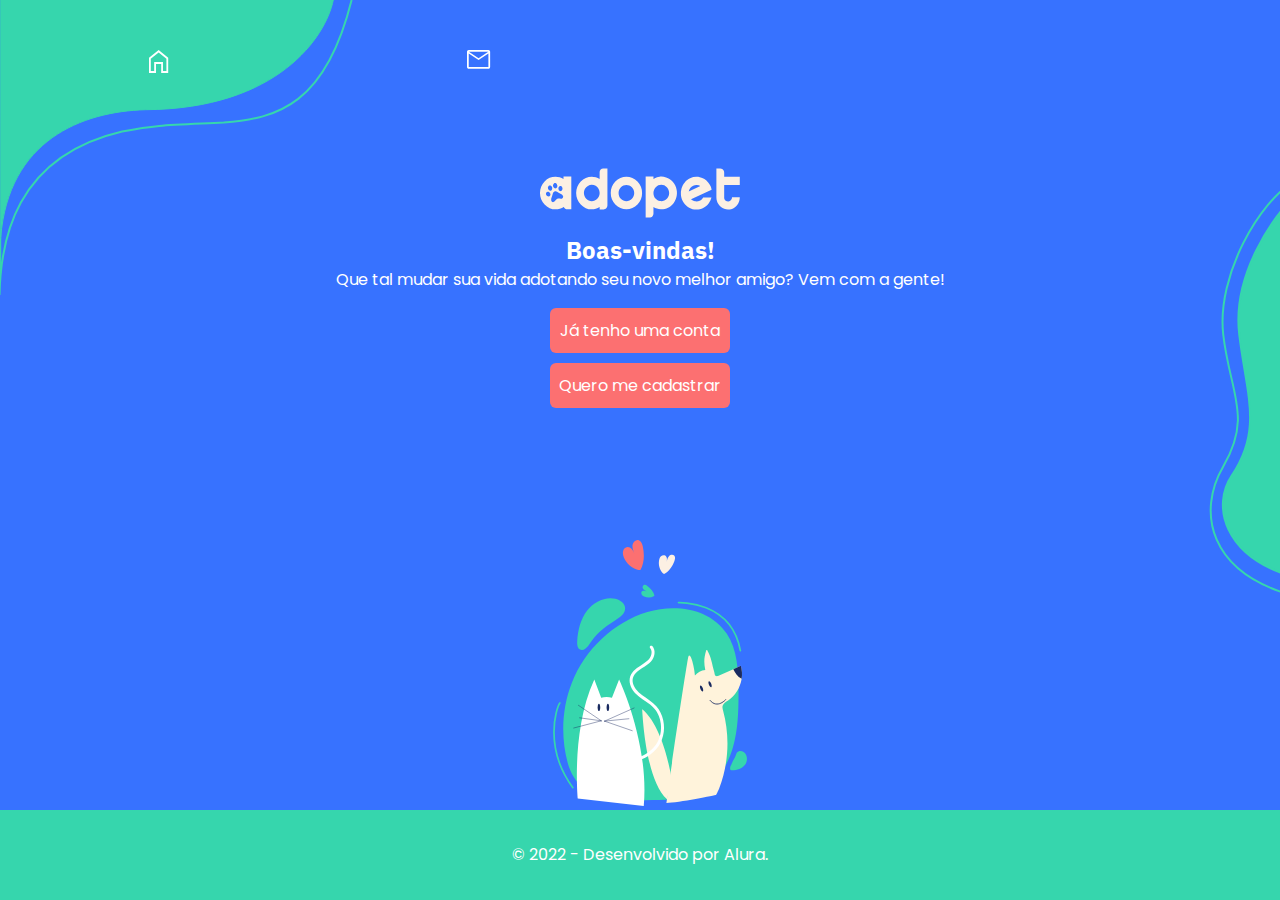
<file: index.html>
<!DOCTYPE html>
<html lang="pt-br">
<head>
  <meta charset="UTF-8">
  <meta http-equiv="X-UA-Compatible" content="IE=edge">
  <meta name="viewport" content="width=device-width, initial-scale=1.0">
  <title>Adopet</title>

  <link rel="stylesheet" href="css/reset.css">
  <link rel="stylesheet" href="css/style.css">
  <link rel="stylesheet" href="css/index.css">

  <link rel="preconnect" href="https://fonts.googleapis.com">
  <link rel="preconnect" href="https://fonts.gstatic.com" crossorigin>
  <link href="https://fonts.googleapis.com/css2?family=IBM+Plex+Sans:wght@400&display=swap" rel="stylesheet">

  <link rel="preconnect" href="https://fonts.googleapis.com">
  <link rel="preconnect" href="https://fonts.gstatic.com" crossorigin>
  <link href="https://fonts.googleapis.com/css2?family=Poppins:wght@400&display=swap" rel="stylesheet">
</head>
<body>
  <header>
    <div class="backgrounds">
      <svg class="bg-left" width="353" height="296" viewBox="0 0 353 296" fill="none" xmlns="http://www.w3.org/2000/svg">
        <path d="M-0.5 295C0.637588 241.391 14.4678 156.602 122.111 131.519C158.266 124.707 166.649 125.231 223.763 122.611C277.733 118.419 325.624 104.377 351.614 0" stroke="#36D6AD" stroke-width="2"/>
        <path d="M333.275 0C326.045 36.2351 278.362 108.906 145.465 109.707C81.6337 111.505 8.52078 140.319 0.709914 237.389V273.517C-0.222722 260.536 -0.185294 248.514 0.709914 237.389V0H333.275Z" fill="#36D6AD" stroke="#36D6AD"/>
      </svg> 
    </div>
     
    <div class="container">
      <nav>
        <ul class="ul-header">
          <li>
            <a href="home.html">
              <svg width="20" height="23" viewBox="0 0 20 23" fill="none" xmlns="http://www.w3.org/2000/svg">
                <path d="M0 23V7.66667L9.66 0L19.2 7.66667V23H12.18V13.8958H6.99V23H0ZM1.8 21.0833H5.19V11.9792H13.98V21.0833H17.4V8.625L9.66 2.39583L1.8 8.625V21.0833Z" fill="white"/>
              </svg>                
            </a>
          </li>
          <li>
            <a href="mensagem.html">
              <svg width="24" height="19" viewBox="0 0 24 19" fill="none" xmlns="http://www.w3.org/2000/svg">
                <path d="M1.73542 18.8632C1.27264 18.8632 0.867709 18.6864 0.520625 18.3327C0.173542 17.979 0 17.5664 0 17.0948V1.76843C0 1.29685 0.173542 0.884214 0.520625 0.530528C0.867709 0.176843 1.27264 0 1.73542 0H21.4035C21.8663 0 22.2712 0.176843 22.6183 0.530528C22.9654 0.884214 23.1389 1.29685 23.1389 1.76843V17.0948C23.1389 17.5664 22.9654 17.979 22.6183 18.3327C22.2712 18.6864 21.8663 18.8632 21.4035 18.8632H1.73542ZM11.5695 9.96214L1.73542 3.38949V17.0948H21.4035V3.38949L11.5695 9.96214ZM11.5695 8.19372L21.2878 1.76843H1.88004L11.5695 8.19372ZM1.73542 3.38949V1.76843V3.38949V17.0948V3.38949Z" fill="white"/>
              </svg>                
            </a>
          </li>
        </ul>
      </nav>
    </div>
  </header>

  <svg class="forma-2" width="71" height="417" viewBox="0 0 71 417" fill="none" xmlns="http://www.w3.org/2000/svg">
    <path d="M30.2283 154.5C23.0283 94.1 64.2283 37 85.7283 16V397.5C12.9283 376.3 3.03751 324.784 22.7282 295.5C53.9955 249 37.4283 214.9 30.2283 154.5Z" fill="#36D6AD"/>
    <path d="M85.7283 1C50.4999 21 7.49993 95.5 14.2283 154.5C20.9566 213.5 43.6071 236.095 14.2283 286.5C-12.0001 331.5 -1.07174 392.8 85.7283 416M85.7283 16C64.2283 37 23.0283 94.1 30.2283 154.5C37.4283 214.9 53.9955 249 22.7282 295.5C3.03751 324.784 12.9283 376.3 85.7283 397.5V16Z" stroke="#36D6AD" stroke-width="2"/>
  </svg>        
  <main class="main-index">
    <section>
      <h1>
        <svg width="200" height="64" viewBox="0 0 260 64" fill="none" xmlns="http://www.w3.org/2000/svg">
          <path d="M82.0979 0H87.657V47.9496C87.6636 48.6511 87.5349 49.3467 87.2785 49.995C87.0221 50.6433 86.6433 51.2309 86.1647 51.7227C85.7078 52.2329 85.1544 52.6382 84.5396 52.9128C83.9249 53.1874 83.2622 53.3253 82.5937 53.3177H77.5256V50.2673C74.4459 52.2105 70.9198 53.2441 67.3227 53.2579C64.6474 53.2989 61.9926 52.7663 59.5219 51.693C57.0512 50.6197 54.8171 49.0285 52.9575 47.0175C51.0629 45.0444 49.5602 42.6991 48.5358 40.1166C47.5114 37.5342 46.9854 34.7654 46.9883 31.9697C46.9895 29.1798 47.5166 26.4175 48.5393 23.8406C49.562 21.2637 51.0603 18.9227 52.9486 16.9513C54.837 14.9799 57.0783 13.4168 59.5447 12.3513C62.011 11.2858 64.654 10.7387 67.3227 10.7413C70.9092 10.7479 74.4299 11.7489 77.5256 13.6422V4.78499C77.5256 3.51679 78.0072 2.30047 78.8645 1.40325C79.7218 0.506035 80.8848 0.00132104 82.0979 0ZM77.5256 32.2887V31.6357C77.4918 29.8009 76.988 28.0091 76.0667 26.447C75.163 24.8977 73.8983 23.6132 72.3908 22.7137C70.8365 21.8027 69.0834 21.3271 67.3016 21.3333C65.5197 21.3394 63.7697 21.8269 62.2212 22.7486C60.6812 23.6832 59.401 25.0215 58.5071 26.6314C57.3729 28.6605 56.9144 31.0255 57.2034 33.3562C57.4925 35.6868 58.5127 37.8514 60.1043 39.511C61.9918 41.5113 64.5619 42.646 67.2495 42.6657C69.9371 42.6853 72.5221 41.5882 74.4361 39.6157C75.3873 38.6673 76.1499 37.5318 76.6801 36.2744C77.2102 35.017 77.4976 33.6625 77.5256 32.2887Z" fill="#FCF0E3"/>
          <path d="M97.9129 16.9821C101.732 12.9929 106.907 10.7487 112.306 10.7412C117.705 10.7338 122.886 12.9636 126.715 16.9422C128.647 18.8826 130.176 21.2175 131.209 23.8018C132.241 26.3861 132.755 29.1647 132.717 31.9651C132.758 34.7673 132.25 37.5486 131.223 40.1375C130.197 42.7263 128.674 45.0679 126.748 47.0179C124.858 48.9959 122.613 50.5651 120.142 51.6357C117.671 52.7063 115.022 53.2573 112.347 53.2573C109.672 53.2573 107.024 52.7063 104.553 51.6357C102.082 50.5651 99.8369 48.9959 97.9463 47.0179C96.0199 45.0686 94.4963 42.7272 93.4696 40.1381C92.4429 37.5491 91.935 34.7675 91.9771 31.9651C91.9268 29.175 92.428 26.4042 93.4494 23.826C94.4708 21.2478 95.9903 18.9179 97.9129 16.9821ZM105.126 39.5463C106.068 40.5378 107.189 41.324 108.423 41.8594C109.658 42.3949 110.982 42.6689 112.318 42.6657C113.655 42.6624 114.978 42.382 116.21 41.8405C117.442 41.2991 118.559 40.5074 119.496 39.5114C120.457 38.5305 121.217 37.3558 121.73 36.0586C122.243 34.7614 122.498 33.3687 122.481 31.9651C122.423 29.1859 121.327 26.5409 119.427 24.5966C117.526 22.6524 114.973 21.5636 112.314 21.5636C109.655 21.5636 107.102 22.6524 105.201 24.5966C103.301 26.5409 102.204 29.1859 102.147 31.9651C102.132 33.3748 102.391 34.7729 102.906 36.0757C103.421 37.3784 104.183 38.5589 105.146 39.5463H105.126Z" fill="#FCF0E3"/>
          <path d="M177.605 27.6477C178.255 30.8508 178.172 34.1693 177.361 37.3323C176.624 40.3496 175.262 43.1607 173.371 45.5665C171.478 47.9239 169.124 49.8293 166.467 51.154C163.485 52.6708 160.189 53.3855 156.876 53.2332C153.563 53.0809 150.339 52.0664 147.496 50.2817V58.6255C147.504 59.3272 147.376 60.0232 147.119 60.6717C146.863 61.3202 146.483 61.9076 146.004 62.3987C145.537 62.9158 144.972 63.3252 144.344 63.6007C143.717 63.8762 143.042 64.0118 142.361 63.9987H137.351V10.666H147.496V13.6566C149.937 12.0974 152.676 11.1201 155.519 10.7945C158.363 10.4688 161.239 10.8028 163.945 11.7725C167.381 12.9079 170.462 14.9874 172.865 17.7937C175.29 20.5541 176.931 23.9665 177.605 27.6477ZM150.467 39.5454C151.899 41.0311 153.72 42.0404 155.7 42.446C157.681 42.8516 159.731 42.6355 161.594 41.8248C163.457 41.0142 165.049 39.6452 166.169 37.8905C167.289 36.1357 167.887 34.0737 167.888 31.9642C167.888 29.1353 166.813 26.4222 164.9 24.4218C162.986 22.4215 160.391 21.2977 157.685 21.2977C154.979 21.2977 152.384 22.4215 150.47 24.4218C148.557 26.4222 147.482 29.1353 147.482 31.9642C147.466 33.3728 147.722 34.7703 148.235 36.073C148.748 37.3757 149.507 38.5567 150.467 39.5454Z" fill="#FCF0E3"/>
          <path d="M249.646 37.5869H259.711C259.733 40.3979 259.039 43.1644 257.699 45.6017C256.383 48.0174 254.463 50.0128 252.144 51.3736C249.823 52.7638 247.191 53.4893 244.516 53.477C242.792 53.4838 241.079 53.189 239.448 52.6048C236.476 51.5117 233.903 49.4785 232.087 46.7873C230.27 44.0961 229.3 40.8805 229.312 37.5869V0.204164H234.308C235.212 0.199541 236.1 0.451025 236.878 0.931881C237.653 1.40639 238.298 2.08087 238.752 2.89073C239.21 3.7062 239.449 4.63631 239.443 5.58229V11.0302H259.711V21.5322H239.443V38.6735C239.699 39.9816 240.411 41.1437 241.441 41.9343C242.47 42.7249 243.744 43.0877 245.014 42.9523C246.285 42.817 247.463 42.1932 248.318 41.2018C249.174 40.2105 249.647 38.9222 249.646 37.5869Z" fill="#FCF0E3"/>
          <path d="M30.5399 10.666V13.6566C27.4445 11.7627 23.9236 10.7616 20.337 10.7557C17.6661 10.7117 15.0147 11.2376 12.5448 12.3011C10.0748 13.3647 7.83829 14.9436 5.97182 16.9413C4.04444 18.8835 2.51988 21.2194 1.49297 23.8039C0.466066 26.3883 -0.0412361 29.166 0.00261915 31.9642C-0.0394921 34.7666 0.468489 37.5482 1.49518 40.1372C2.52187 42.7263 4.04546 45.0677 5.97182 47.017C7.83107 49.0284 10.0651 50.62 12.5359 51.6933C15.0066 52.7667 17.6617 53.299 20.337 53.2574C24.0923 53.2559 27.7716 52.1505 30.9547 50.0674C31.3761 50.9876 32.0224 51.7751 32.8284 52.3502C33.6418 52.9482 34.6137 53.2654 35.608 53.2574H40.7V10.666H30.5399ZM23.9795 25.654C24.2274 23.8546 25.6006 22.6634 27.0452 23.0422C28.4898 23.421 29.4576 25.1356 29.2097 26.93C28.9618 28.7244 27.5887 29.9206 26.1441 29.5418C24.6995 29.163 23.7316 27.4484 23.9795 25.654ZM18.1105 19.588C19.4073 18.6709 21.1809 19.279 22.0724 20.9438C22.964 22.6085 22.6398 24.7119 21.343 25.6291C20.0462 26.5462 18.2773 25.9431 17.3858 24.2733C16.4942 22.6036 16.8184 20.535 18.1105 19.588ZM11.4785 22.5786C12.7754 21.6615 14.549 22.2646 15.4405 23.9344C16.3321 25.6041 16.0079 27.7026 14.7111 28.6197C13.4142 29.5368 11.6454 28.9337 10.7538 27.2639C9.86228 25.5942 10.1865 23.5257 11.4785 22.5986V22.5786ZM13.2569 35.3735C12.5179 36.7193 10.7634 36.9685 9.33783 35.9317C7.91228 34.895 7.35922 32.9411 8.09822 31.6203C8.83722 30.2994 10.5917 30.0253 12.0173 31.062C13.4428 32.0988 14.0007 34.0477 13.2569 35.3934V35.3735ZM29.1716 38.8625C27.3789 40.298 24.7471 38.6432 22.573 39.6102C20.3704 40.4924 19.5694 43.5977 17.3285 43.8619C15.0877 44.126 13.3713 41.579 15.4215 36.9436C16.7564 33.8234 16.3845 31.1517 18.8495 30.0352C21.362 29.0384 22.8734 31.2464 25.9677 32.5274C30.5113 34.3716 30.9642 37.452 29.1716 38.8825V38.8625Z" fill="#FCF0E3"/>
          <path d="M212.099 37.906C211.064 39.7581 209.498 41.2229 207.622 42.0929C205.752 42.9914 203.662 43.2614 201.639 42.8655C199.663 42.5068 197.83 41.5562 196.361 40.129L223.094 27.6133L222.779 26.1678C222.744 25.8993 222.681 25.6353 222.593 25.3803C222.432 24.7723 222.228 24.1775 221.983 23.6009C221.16 21.638 220.032 19.8309 218.645 18.2527C215.851 14.8115 212.04 12.442 207.813 11.5188C203.555 10.5014 199.095 10.9833 195.126 12.8895C192.477 14.1171 190.109 15.9242 188.184 18.1889C186.259 20.4536 184.82 23.1233 183.965 26.0183C183.135 28.8718 182.882 31.8744 183.221 34.8357C183.624 38.353 184.878 41.705 186.864 44.5751C188.687 47.2911 191.096 49.5202 193.896 51.0819C196.697 52.6436 199.809 53.4941 202.982 53.5645C206.156 53.6349 209.3 52.9232 212.161 51.487C215.022 50.0508 217.52 47.9306 219.451 45.2978C221.055 43.0911 222.235 40.5811 222.927 37.906H212.099ZM195.355 25.5199C196.36 24.1719 197.671 23.1079 199.169 22.4246C200.662 21.7118 202.299 21.3934 203.937 21.4975C205.547 21.6022 207.114 22.0825 208.524 22.9031L193.324 30.0058C193.675 28.3716 194.368 26.8393 195.355 25.5199Z" fill="#FCF0E3"/>
        </svg>          
      </h1>
    </section>
    <section>
      <h2 class="sub-title">
        Boas-vindas!
      </h2>
    </section>
    <section>
      <p class="paragrafo-index">
        Que tal mudar sua vida adotando seu novo melhor amigo? Vem com a gente!
      </p>
    </section>
    <section class="botoes">
      <div class="btn-login">
        <a href="login.html">Já tenho uma conta</a>
      </div>
      <div class="btn-cadastro">
        <a href="cadastro.html" >Quero me cadastrar</a>
      </div>
    </section>
  </main>

  <footer class="container-footer">
    
    <section>
      <div>
        <p class="copyright">&copy; 2022 - Desenvolvido por Alura.</p>
      </div>
    </section>
  </footer>
  <article class="ilustracao">
    <svg class="ilustracao-1" width="248" height="313" viewBox="0 0 248 313" fill="none" xmlns="http://www.w3.org/2000/svg">
      <path d="M91.4242 302.265C67.1606 300.449 46.7759 282.922 40.2008 258.548C32.0036 228.221 33.4407 195.003 44.9202 165.828C60.3204 126.654 93.4822 95.5201 132.501 83.5932C165.014 73.6565 205.295 79.4558 224.504 108.512C237.033 127.467 238.108 151.932 238.198 174.941C238.296 196.937 237.849 219.283 231.777 240.382C225.704 261.481 213.227 281.431 194.492 291.633C177.637 300.816 157.797 301.238 138.776 301.458C122.12 301.65 106.364 303.382 91.4242 302.265Z" fill="#36D6AD"/>
      <path d="M64.5343 121.975C73.0419 108.574 81.7832 101.574 95.0242 93.2713C100.483 89.8462 107.072 85.5237 106.769 78.9144C106.507 73.2023 100.891 69.2883 95.502 68.0628C83.3877 65.315 70.4955 71.694 62.7763 81.739C55.057 91.784 51.8549 104.884 51.1921 117.701C51.0038 121.238 51.4293 125.564 54.5268 127.079C58.1754 128.863 62.0228 125.229 64.5343 121.961" fill="#36D6AD"/>
      <path d="M229.297 261.55C229.68 260.85 230.015 260.124 230.298 259.378C232 254.972 233.695 253.746 235.401 248.705C235.625 247.912 235.966 247.158 236.412 246.467C238.083 244.127 241.781 244.166 244.17 245.768C248.781 248.858 249.109 256.117 245.792 260.572C242.252 265.321 235.813 267.168 229.952 266.927C229.658 266.917 229.374 266.816 229.139 266.638C228.904 266.459 228.73 266.213 228.641 265.932C228.128 264.224 228.585 262.838 229.297 261.55Z" fill="#36D6AD"/>
      <path d="M241.829 160.926C240.322 170.96 234.671 180.443 226.133 185.988C223.586 187.635 220.572 189.273 219.795 192.209C219.296 194.07 219.847 196.05 220.353 197.893C228.389 227.678 226.785 259.246 215.773 288.061C215.037 289.96 212.176 295.676 212.176 295.676C212.176 295.676 168.017 304.754 154.622 304.897L155.215 300.553L155.878 295.665C156.893 288.138 158.096 279.496 159.425 270.216C167.274 215.253 179.259 137.781 180.03 135.326C182.37 127.833 187.48 149.344 187.686 157.193C189.111 155.311 190.914 153.748 192.979 152.606C195.044 151.463 197.325 150.766 199.675 150.559C197.875 142.201 198.227 135.948 200.68 128.046C200.719 127.915 200.795 127.798 200.901 127.71C201.006 127.622 201.134 127.567 201.271 127.552C201.407 127.536 201.544 127.562 201.666 127.624C201.788 127.687 201.889 127.784 201.956 127.903C206.738 136.182 207.304 143.416 210.15 153.307C210.628 154.959 210.464 157.148 212.075 157.738C213.059 158.087 214.144 157.658 215.1 157.235L232.191 149.694C235.082 148.423 237.975 147.143 240.87 145.853C242.3 150.744 242.628 155.892 241.829 160.926Z" fill="#FFF3DB"/>
      <path d="M160.988 279.475C160.988 279.475 152.543 216.943 125.911 195.725C125.562 195.456 126.494 195.725 126.522 196.144C127.174 205.606 130.707 278.086 155.344 300.679L160.988 279.475Z" fill="#FFF3DB"/>
      <path d="M241.829 160.926C237.05 158.276 233.9 153.245 232.174 149.69C235.064 148.419 237.957 147.139 240.852 145.85C242.289 150.741 242.622 155.89 241.829 160.926Z" fill="#1A2B60"/>
      <path d="M196.717 171.63C197.467 173.509 197.481 175.269 196.748 175.562C196.016 175.855 194.816 174.567 194.069 172.692C193.323 170.817 193.306 169.054 194.038 168.76C194.771 168.467 195.971 169.752 196.717 171.63Z" fill="#1A2B60"/>
      <path d="M206.571 166.757C207.318 168.631 207.332 170.391 206.599 170.684C205.866 170.978 204.667 169.693 203.92 167.814C203.174 165.936 203.156 164.176 203.889 163.887C204.621 163.597 205.821 164.878 206.571 166.757Z" fill="#1A2B60"/>
      <path d="M223.398 185.031C223.398 185.031 213.739 196.413 205.26 185.987" stroke="#1A2B60" stroke-miterlimit="10" stroke-linecap="round"/>
      <path d="M51.8054 299.562C51.8054 299.562 44.1315 219.75 71.0181 161.833L79.0059 182.859C83.0758 181.665 87.4026 181.665 91.4725 182.859L99.7743 161.833C99.7743 161.833 134.882 235.388 128.342 308.378L51.8054 299.562Z" fill="white"/>
      <path d="M77.8795 194.091C77.8795 196.452 77.2098 198.361 76.3831 198.361C75.5564 198.361 74.8867 196.452 74.8867 194.091C74.8867 191.731 75.5564 189.821 76.3831 189.821C77.2098 189.821 77.8795 191.721 77.8795 194.091Z" fill="#1A2B60"/>
      <path d="M88.2673 194.091C88.2673 196.452 87.5975 198.361 86.7708 198.361C85.9441 198.361 85.2744 196.452 85.2744 194.091C85.2744 191.731 85.9441 189.821 86.7708 189.821C87.5975 189.821 88.2673 191.721 88.2673 194.091Z" fill="#1A2B60"/>
      <path d="M79.107 209.604L52.5762 191.599" stroke="#1A2B60" stroke-width="0.5" stroke-miterlimit="10" stroke-linecap="round"/>
      <path d="M79.1078 209.604L47.2227 217.952" stroke="#1A2B60" stroke-width="0.5" stroke-miterlimit="10" stroke-linecap="round"/>
      <path d="M79.1078 209.604L53.9199 206.123" stroke="#1A2B60" stroke-width="0.5" stroke-miterlimit="10" stroke-linecap="round"/>
      <path d="M82.8887 209.988L117.149 194.751" stroke="#1A2B60" stroke-width="0.5" stroke-miterlimit="10" stroke-linecap="round"/>
      <path d="M82.8887 209.988L114.99 221.074" stroke="#1A2B60" stroke-width="0.5" stroke-miterlimit="10" stroke-linecap="round"/>
      <path d="M82.8887 209.988L111.087 207.177" stroke="#1A2B60" stroke-width="0.5" stroke-miterlimit="10" stroke-linecap="round"/>
      <path d="M101.076 256.313C113.068 258.757 126.086 255.999 135.957 248.74C140.84 245.144 145.026 240.525 147.757 235.071C150.432 229.645 151.835 223.68 151.859 217.63C151.883 211.579 150.528 205.603 147.897 200.156C146.568 197.458 144.891 194.946 142.909 192.684C140.659 190.118 137.973 187.978 135.207 185.998C129.692 182.049 123.295 178.621 119.259 173.108C117.369 170.527 116.005 167.811 115.516 164.651C115.111 161.709 115.816 158.721 117.494 156.272C121.052 150.902 127.568 148.22 132.664 144.327C135.371 142.257 137.931 139.788 139.382 136.667C140.753 133.706 141.367 130.302 140.509 127.104C140.089 125.58 139.328 124.173 138.284 122.987C137.67 122.289 136.449 122.355 135.817 122.987C135.499 123.319 135.321 123.761 135.321 124.222C135.321 124.682 135.499 125.124 135.817 125.456C136.009 125.663 136.178 125.89 136.32 126.133C136.512 126.44 136.684 126.76 136.832 127.09C136.735 126.87 136.857 127.142 136.867 127.174C136.93 127.341 136.989 127.523 137.045 127.683C137.167 128.088 137.265 128.5 137.338 128.916C137.439 129.478 137.338 128.609 137.37 129.178C137.37 129.3 137.391 129.422 137.398 129.527C137.417 129.897 137.417 130.267 137.398 130.637C137.386 131.299 137.295 131.956 137.125 132.596C136.428 135.501 134.774 137.854 132.493 139.928C127.701 144.31 121.331 146.803 116.776 151.604C114.494 154.009 112.674 156.98 112.136 160.297C111.65 163.587 112.111 166.946 113.465 169.983C114.811 173.052 116.713 175.846 119.074 178.223C121.516 180.743 124.422 182.817 127.313 184.797C130.205 186.777 133.076 188.582 135.769 190.733C137.062 191.757 138.287 192.864 139.438 194.046C139.903 194.53 140.353 195.029 140.788 195.544C141.322 196.172 141.545 196.462 141.977 197.059C142.83 198.239 143.604 199.475 144.294 200.757C144.914 201.907 145.464 203.094 145.94 204.311C146.973 206.99 147.687 209.781 148.068 212.628C148.033 212.369 148.068 212.673 148.068 212.711C148.089 212.893 148.113 213.061 148.134 213.26C148.172 213.609 148.207 213.989 148.235 214.356C148.296 215.089 148.333 215.825 148.347 216.563C148.381 217.974 148.337 219.387 148.214 220.794C148.183 221.143 148.145 221.527 148.103 221.894C148.082 222.076 148.061 222.243 148.036 222.442C148.075 222.163 148.019 222.55 148.012 222.617C147.9 223.376 147.765 224.13 147.607 224.879C147.32 226.259 146.954 227.622 146.512 228.961C146.299 229.603 146.069 230.235 145.814 230.864C145.56 231.492 145.385 231.911 145.04 232.634C143.212 236.493 140.668 239.969 137.544 242.878C135.481 244.839 133.195 246.55 130.732 247.975C128.295 249.436 125.707 250.626 123.012 251.526C117.554 253.392 111.761 254.077 106.018 253.534C104.674 253.414 103.338 253.213 102.017 252.933C101.572 252.821 101.1 252.885 100.701 253.112C100.301 253.339 100.005 253.712 99.8721 254.152C99.6349 255.014 100.162 256.111 101.089 256.299L101.076 256.313Z" fill="white"/>
      <path d="M168.613 72.5425C168.613 72.5425 230.033 70.0426 240.35 128.249" stroke="#36D6AD" stroke-width="2" stroke-miterlimit="10" stroke-linecap="round"/>
      <path d="M122.144 34.7473C118.399 33.7909 114.929 31.9752 112.006 29.4439C109.084 26.9127 106.79 23.7353 105.307 20.1634C104.372 17.8625 103.793 15.3102 104.375 12.8976C104.958 10.485 106.957 8.29584 109.43 8.12127C111.331 7.9851 113.162 9.03252 114.432 10.4536C115.701 11.8746 116.525 13.6413 117.296 15.3766C116.04 12.2342 114.767 8.86494 115.394 5.53407C116.022 2.2032 119.402 -0.837877 122.625 0.209567C125.416 1.11386 126.591 4.34697 127.216 7.19252C129.228 16.4205 129.166 26.5528 124.474 34.7438" fill="#FC7071"/>
      <path d="M150.503 38.4761C148.664 36.4941 147.311 34.1105 146.551 31.5143C145.792 28.9181 145.647 26.1805 146.129 23.5186C146.45 21.8113 147.074 20.0935 148.33 18.8959C149.586 17.6983 151.591 17.1711 153.109 18.0055C154.277 18.648 154.957 19.9573 155.163 21.2736C155.369 22.5898 155.163 23.9341 154.985 25.2504C155.439 22.925 155.962 20.467 157.594 18.7457C159.227 17.0244 162.359 16.5252 163.873 18.3617C165.164 19.9468 164.637 22.2966 163.922 24.2134C161.609 30.4003 157.741 36.3323 151.881 39.3664" fill="#FCF0E3"/>
      <path d="M139.902 65.1474C138.187 66.0609 136.283 66.5621 134.341 66.6112C132.398 66.6603 130.471 66.256 128.712 65.4302C127.589 64.8926 126.508 64.1419 125.922 63.0455C125.336 61.9492 125.322 60.4618 126.184 59.5541C126.535 59.2273 126.956 58.9837 127.414 58.8411C127.872 58.6985 128.356 58.6606 128.831 58.7301C129.779 58.8757 130.698 59.1654 131.559 59.589C130.031 58.8418 128.419 58.0248 127.526 56.5724C126.633 55.1199 126.86 52.8469 128.412 52.1451C129.752 51.5376 131.287 52.3372 132.483 53.1926C136.351 55.9404 139.759 59.7286 140.785 64.3653" fill="#36D6AD"/>
      <path d="M31.0088 189C27 195 12 240.5 46.1746 287.089" stroke="#36D6AD" stroke-width="2" stroke-miterlimit="10" stroke-linecap="round"/>
      </svg>
  </article>
</body>
</html>
</file>
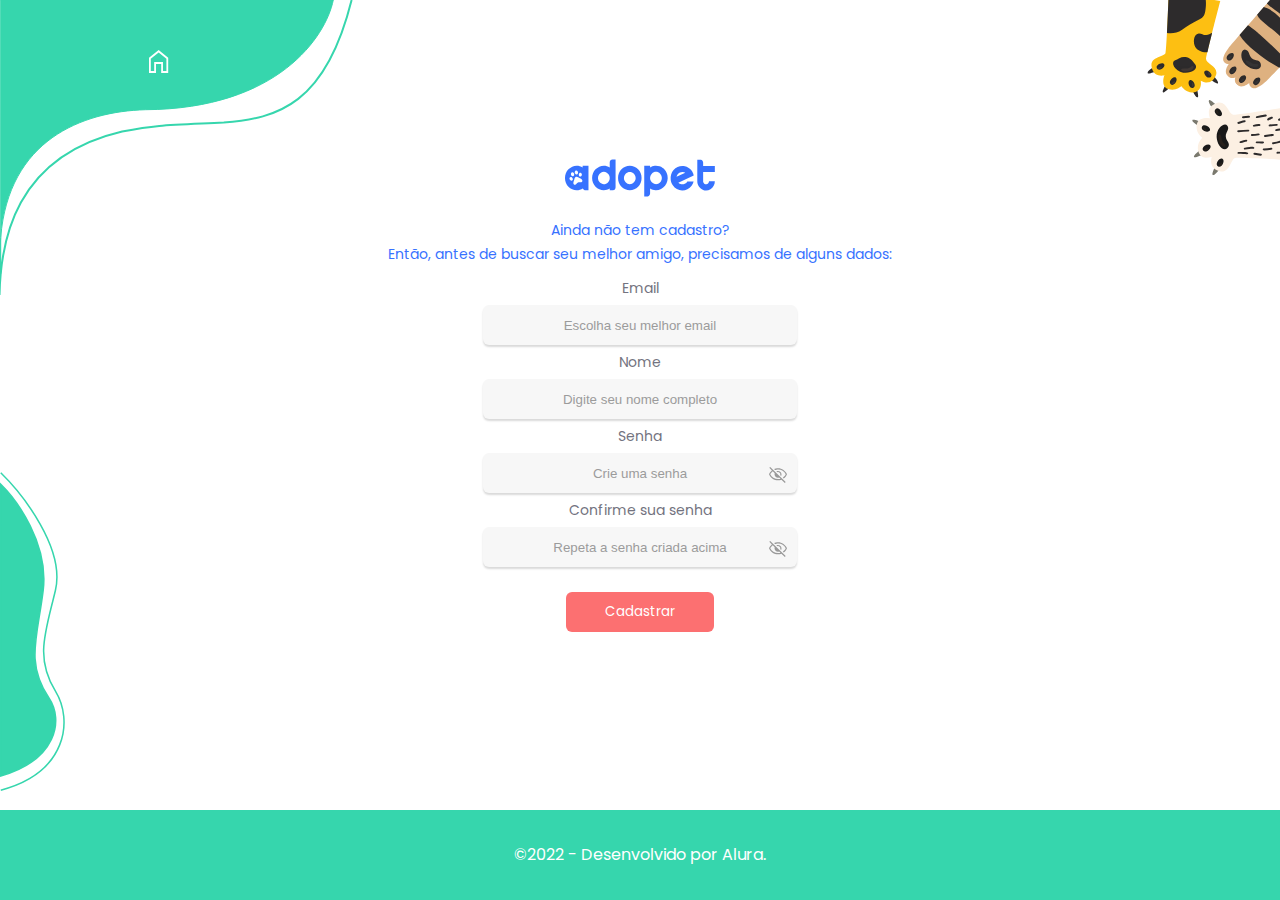
<file: cadastro.html>
<!DOCTYPE html>
<html lang="pt-br">
<head>
  <meta charset="UTF-8">
  <meta http-equiv="X-UA-Compatible" content="IE=edge">
  <meta name="viewport" content="width=device-width, initial-scale=1.0">
  <title>Adopet - Cadastro</title>

  <link rel="stylesheet" href="css/reset.css">
  <link rel="stylesheet" href="css/style.css">

  <link rel="preconnect" href="https://fonts.googleapis.com">
  <link rel="preconnect" href="https://fonts.gstatic.com" crossorigin>
  <link href="https://fonts.googleapis.com/css2?family=IBM+Plex+Sans:wght@400&display=swap" rel="stylesheet">

  <link rel="preconnect" href="https://fonts.googleapis.com">
  <link rel="preconnect" href="https://fonts.gstatic.com" crossorigin>
  <link href="https://fonts.googleapis.com/css2?family=Poppins:wght@400&display=swap" rel="stylesheet">
</head>
<body>
  <header>
    <div class="backgrounds">
      <svg class="bg-left" width="353" height="296" viewBox="0 0 353 296" fill="none" xmlns="http://www.w3.org/2000/svg">
        <path d="M-0.5 295C0.637588 241.391 14.4678 156.602 122.111 131.519C158.266 124.707 166.649 125.231 223.763 122.611C277.733 118.419 325.624 104.377 351.614 0" stroke="#36D6AD" stroke-width="2"/>
        <path d="M333.275 0C326.045 36.2351 278.362 108.906 145.465 109.707C81.6337 111.505 8.52078 140.319 0.709914 237.389V273.517C-0.222722 260.536 -0.185294 248.514 0.709914 237.389V0H333.275Z" fill="#36D6AD" stroke="#36D6AD"/>
      </svg>
      <svg class="bg-right"  width="135" height="227" viewBox="0 0 135 227" fill="none" xmlns="http://www.w3.org/2000/svg">
        <g clip-path="url(#clip0_530_90)">
        <path d="M85.3036 45.8384C82.1144 49.7099 76.5419 57.633 78.5947 61.1508C80.6297 64.6284 83.6894 63.922 83.6894 63.922C83.6894 63.922 78.8586 70.5332 81.7258 74.8263C85.2685 80.1338 90.3433 77.4416 90.3433 77.4416C90.3433 77.4416 88.0418 82.7069 93.596 85.8462C98.0915 88.3877 104.331 83.0854 104.331 83.0854C104.331 83.0854 103.85 86.1933 107.475 87.9601C111.135 89.7461 118.617 83.6062 122.24 80.1392C126.238 76.3116 172.416 27.8477 172.416 27.8477L132.736 -8.98898C132.736 -8.98898 88.8236 41.5672 85.3036 45.8384Z" fill="#DEB180"/>
        <path d="M100.757 64.9335C106.61 70.366 116.147 70.903 115.927 64.9629C115.706 59.0229 110.172 61.3416 106.752 58.1658C103.525 55.1563 104.824 50.3538 100.338 49.6306C95.8531 48.9074 94.126 58.7763 100.757 64.9335Z" fill="#2D2B2C"/>
        <path d="M109.081 84.6219C110.795 85.957 112.777 84.6112 114.191 82.6995C115.605 80.7878 115.683 78.7062 114.484 77.8095C113.285 76.9128 110.896 77.7048 109.274 79.6387C107.653 81.5727 107.688 83.5386 109.081 84.6219Z" fill="#2D2B2C"/>
        <path d="M100.284 75.7325C99.0836 74.8345 96.6959 75.6278 95.0727 77.5631C93.4495 79.4985 93.4825 81.4645 94.8797 82.5463C96.5936 83.8814 98.5752 82.5356 99.9907 80.6225C101.406 78.7094 101.482 76.6292 100.284 75.7325Z" fill="#2D2B2C"/>
        <path d="M90.6974 66.8319C89.4987 65.9352 87.1083 66.7286 85.4878 68.6638C83.8673 70.5991 83.8976 72.5652 85.2948 73.647C87.0073 74.9807 88.9903 73.6363 90.4045 71.7246C91.8188 69.8129 91.8948 67.73 90.6974 66.8319Z" fill="#2D2B2C"/>
        <path d="M82.8286 55.0832C81.211 57.0238 81.2384 58.9846 82.6356 60.0664C84.3481 61.4001 86.3311 60.0557 87.7467 58.1426C89.1623 56.2295 89.2369 54.148 88.0383 53.2513C86.8396 52.3546 84.4434 53.14 82.8286 55.0832Z" fill="#2D2B2C"/>
        <g opacity="0.2">
        <path opacity="0.2" d="M106.66 66.3418C110.541 67.7019 113.544 66.7509 113.478 64.9809C113.413 63.2108 109.387 64.6962 107.217 63.4411C105.18 62.2604 102.296 59.9051 101.35 60.558C99.7656 61.6501 102.47 64.8727 106.66 66.3418Z" fill="white"/>
        <path opacity="0.2" d="M110.174 83.4201C110.859 84.1277 111.96 83.2432 112.654 82.5896C113.229 82.0491 113.977 81.1906 113.512 80.6197C113.047 80.0488 112.146 80.8364 111.496 81.2283C110.847 81.6202 109.615 82.8416 110.174 83.4201Z" fill="white"/>
        <path opacity="0.2" d="M98.967 78.8755C98.5016 78.3019 97.6014 79.0922 96.9503 79.4855C96.2992 79.8788 95.0706 81.0974 95.6288 81.6759C96.3128 82.3849 97.4154 81.499 98.1092 80.8454C98.687 80.3021 99.4337 79.445 98.967 78.8755Z" fill="white"/>
        <path opacity="0.2" d="M86.1014 72.6094C86.7854 73.3184 87.888 72.4325 88.5818 71.7789C89.1556 71.2398 89.9063 70.3812 89.4382 69.8104C88.9702 69.2396 88.0739 70.0257 87.4228 70.419C86.7717 70.8123 85.5418 72.0323 86.1014 72.6094Z" fill="white"/>
        <path opacity="0.2" d="M83.2605 58.7193C83.9446 59.4283 85.0471 58.5424 85.7409 57.8887C86.3148 57.3496 87.0655 56.491 86.5987 55.9189C86.132 55.3467 85.2331 56.1355 84.582 56.5288C83.9309 56.9221 82.701 58.1422 83.2605 58.7193Z" fill="white"/>
        </g>
        <path d="M135.573 -1.30863C133.826 -2.95095 131.973 -4.47665 130.026 -5.87585C128.071 -3.62099 125.184 -0.296892 121.801 3.60176C128.111 9.25665 136.475 14.7321 138.375 15.8358C146.484 20.5491 155.523 23.6646 162.473 30.1226C163.71 31.2768 165.081 32.6361 166.409 34.1413C168.433 32.0189 170.053 30.3194 171.099 29.2229C169.218 28.2139 167.323 27.1712 165.465 25.9856C157.648 21.002 151.379 13.3758 144.587 7.05797L135.573 -1.30863Z" fill="#2D2B2C"/>
        <path d="M112.118 14.771C113.531 18.303 116.906 20.8156 119.951 23.3928C130.062 31.9894 141.742 40.6755 150.354 50.9552C152.771 48.4281 155.143 45.9435 157.396 43.5842C155.005 41.2566 153.112 39.1785 152.476 38.4692C143.494 28.6234 133.055 10.7925 118.766 7.10315C116.638 9.5575 114.398 12.1397 112.118 14.771Z" fill="#2D2B2C"/>
        <path d="M102.999 25.2948C99.9812 28.7815 97.0961 32.1151 94.5531 35.0594C96.3871 37.9246 98.5042 40.5985 100.873 43.0407C106.788 49.118 113.572 54.2387 120.392 59.2218C124.774 62.4266 129.588 65.0046 134.277 67.7368C136.716 65.2008 139.372 62.4283 142.115 59.5669C132.433 51.789 123.991 42.2703 114.515 34.2604C113.173 33.1167 108.119 28.7434 102.999 25.2948Z" fill="#2D2B2C"/>
        </g>
        <g clip-path="url(#clip1_530_90)">
        <path d="M70.9958 104.885C70.9958 104.885 65.3507 99.2252 64.0698 100.125C62.4724 101.239 67.2564 108.111 67.2564 108.111L70.9958 104.885Z" fill="#7A796E"/>
        <path d="M55.5426 121.532C55.5426 121.532 48.0775 118.705 47.2736 120.058C46.2756 121.733 53.4705 126.012 53.4705 126.012L55.5426 121.532Z" fill="#7A796E"/>
        <path d="M74.1977 169.664C74.1977 169.664 69.1914 175.882 67.8155 175.13C66.1078 174.19 70.1472 166.851 70.1472 166.851L74.1977 169.664Z" fill="#7A796E"/>
        <path d="M57.0775 154.746C57.0775 154.746 49.9537 158.348 49.0097 157.088C47.8413 155.529 54.5424 150.511 54.5424 150.511L57.0775 154.746Z" fill="#7A796E"/>
        <path d="M71.7612 103.005C59.5482 107.02 65.0871 118.187 65.0871 118.187C65.0871 118.187 53.1392 115.776 51.6989 124.781C50.542 132.019 55.7427 136.969 57.3787 137.863C55.9465 138.785 50.8377 145.268 53.6308 152.316C57.0552 160.955 66.8298 156.787 66.8298 156.787C66.8298 156.787 62.4213 168.454 74.9683 171.236C85.0386 173.474 85.7389 158.726 90.1842 157.94C94.6295 157.153 153.206 160.674 153.206 160.674L150.656 105.78C150.656 105.78 92.724 115.072 88.2222 114.73C83.7204 114.387 81.5688 99.7833 71.7612 103.005Z" fill="#FCF0E3"/>
        <path d="M71.6421 136.925C71.9074 145.021 78.3204 152.274 82.4347 147.875C86.5491 143.475 80.937 141.143 80.7818 136.407C80.6352 131.933 85.0246 129.444 82.3454 125.693C79.6662 121.941 71.3416 127.756 71.6421 136.925Z" fill="#1A1A1A"/>
        <path d="M72.4984 161.541C71.2217 163.758 71.588 165.713 73.1696 166.553C75.1124 167.585 76.8532 165.907 77.9348 163.747C79.0164 161.587 78.7315 159.499 77.383 158.809C76.0344 158.119 73.7766 159.313 72.4984 161.541Z" fill="#1A1A1A"/>
        <path d="M65.2142 145.269C64.2609 144.088 61.7144 144.265 59.6441 145.768C57.5739 147.272 57.1128 149.206 58.2139 150.617C59.5675 152.354 61.8473 151.535 63.708 150.004C65.5687 148.472 66.1654 146.451 65.2142 145.269Z" fill="#1A1A1A"/>
        <path d="M70.7575 108.902C69.3366 109.99 69.2984 111.979 70.9231 113.957C72.5478 115.935 74.9672 116.754 76.1853 115.845C77.4034 114.936 77.3366 112.837 75.9213 110.883C74.506 108.93 72.5055 107.564 70.7575 108.902Z" fill="#1A1A1A"/>
        <path d="M57.0634 126.466C56.2102 128.041 56.98 129.873 59.2734 131.014C61.5668 132.156 64.1034 131.911 64.8478 130.588C65.5922 129.265 64.6721 127.369 62.5855 126.17C60.4988 124.971 58.1154 124.534 57.0634 126.466Z" fill="#1A1A1A"/>
        <path d="M93.6606 153.828C95.1671 153.867 96.6755 153.901 98.1809 153.963C99.3369 154.013 100.662 153.987 101.766 154.307C102.375 154.482 103.062 154.053 103.205 153.58C103.381 153.02 102.944 152.587 102.336 152.411C101.104 152.061 99.617 152.088 98.3242 152.029C96.7502 151.956 95.1717 151.924 93.5968 151.883C92.063 151.846 92.1365 153.79 93.6608 153.834L93.6606 153.828Z" fill="#2D2B2C"/>
        <path d="M100.025 149.597C101.472 149.389 102.92 149.179 104.375 149.009C105.463 148.879 107.094 148.677 107.93 148.783C109.434 148.976 110.019 147.08 108.5 146.887C107.194 146.719 105.834 146.893 104.533 147.039C103.002 147.208 101.483 147.434 99.9609 147.652C99.3205 147.743 98.7856 148.081 98.8048 148.666C98.8204 149.144 99.3824 149.692 100.025 149.602L100.025 149.597Z" fill="#2D2B2C"/>
        <path d="M96.0026 143.075C96.9511 142.862 97.8714 142.564 98.7944 142.288C99.2829 142.141 99.7754 141.996 100.268 141.861C100.461 141.804 100.672 141.752 100.877 141.704C100.96 141.684 101.046 141.665 101.129 141.649C101.481 141.575 100.92 141.656 101.191 141.647C102.717 141.544 102.659 139.599 101.127 139.696C100.223 139.757 99.3339 140.067 98.4881 140.318C97.4356 140.63 96.39 140.972 95.3101 141.221C93.8254 141.553 94.5199 143.407 96.0026 143.075Z" fill="#2D2B2C"/>
        <path d="M93.4261 132.163C96.7098 132.166 99.9625 131.7 103.24 131.581C104.773 131.531 104.709 129.58 103.176 129.631C99.8986 129.75 96.6459 130.216 93.3622 130.212C91.8275 130.21 91.8971 132.154 93.4261 132.163Z" fill="#2D2B2C"/>
        <path d="M107.033 135.999C109.3 135.794 111.613 135.849 113.837 135.352C115.319 135.017 114.625 133.163 113.142 133.497C111.141 133.953 109.021 133.868 106.974 134.054C105.457 134.192 105.511 136.137 107.038 136.005L107.033 135.999Z" fill="#2D2B2C"/>
        <path d="M109.704 126.563C111.123 126.019 112.775 125.85 114.317 125.897C115.859 125.944 115.774 124 114.253 123.946C112.273 123.883 110.301 124.213 108.449 124.917C108.324 124.967 108.212 125.045 108.121 125.146C108.031 125.246 107.965 125.366 107.928 125.496C107.891 125.625 107.885 125.762 107.909 125.895C107.933 126.028 107.988 126.153 108.068 126.262C108.441 126.749 109.114 126.784 109.704 126.556L109.704 126.563Z" fill="#2D2B2C"/>
        <path d="M93.7909 123.939C95.807 123.58 97.5193 122.34 99.604 122.227C101.132 122.142 101.072 120.197 99.54 120.276C97.181 120.404 95.3527 121.675 93.0962 122.079C91.5958 122.347 92.2981 124.201 93.7907 123.933L93.7909 123.939Z" fill="#2D2B2C"/>
        <path d="M112.312 118.016C115.14 117.257 118.114 117.045 120.986 116.433C122.475 116.119 121.776 114.259 120.291 114.579C117.421 115.185 114.445 115.403 111.619 116.16C110.16 116.552 110.847 118.408 112.312 118.016Z" fill="#2D2B2C"/>
        <path d="M124.804 126.461C127.071 126.25 129.324 125.936 131.608 125.848C133.139 125.797 133.077 123.847 131.544 123.897C129.264 123.983 127.01 124.297 124.74 124.51C123.224 124.652 123.276 126.597 124.804 126.461Z" fill="#2D2B2C"/>
        <path d="M111.875 143.367C113.885 143.428 115.892 143.489 117.904 143.429C119.437 143.379 119.374 141.44 117.84 141.479C115.828 141.544 113.822 141.477 111.811 141.416C110.279 141.371 110.354 143.315 111.875 143.367Z" fill="#2D2B2C"/>
        <path d="M109.234 154.71C111.333 154.923 113.353 155.462 115.452 155.678C116.956 155.824 117.54 153.936 116.022 153.783C113.923 153.571 111.903 153.031 109.805 152.815C108.299 152.669 107.717 154.557 109.234 154.71Z" fill="#2D2B2C"/>
        <path d="M118.927 150.412C121.357 150.2 123.788 149.991 126.198 149.655C126.839 149.565 127.374 149.226 127.355 148.64C127.339 148.162 126.777 147.616 126.134 147.704C123.724 148.041 121.293 148.253 118.863 148.462C117.344 148.593 117.398 150.541 118.927 150.412Z" fill="#2D2B2C"/>
        <path d="M132.676 153.718C135.557 153.51 138.435 153.705 141.212 152.883C142.655 152.459 141.972 150.601 140.52 151.029C137.951 151.787 135.273 151.58 132.612 151.773C131.089 151.883 131.145 153.828 132.676 153.723L132.676 153.718Z" fill="#2D2B2C"/>
        <path d="M128.238 144.13C130.744 144.024 133.156 143.445 135.487 142.689C136.907 142.227 136.228 140.368 134.792 140.835C132.659 141.528 130.472 142.088 128.174 142.185C126.643 142.249 126.705 144.186 128.238 144.136L128.238 144.13Z" fill="#2D2B2C"/>
        <path d="M120.546 136.949C122.897 136.501 125.269 136.175 127.653 135.972C129.171 135.836 129.117 133.891 127.589 134.021C124.994 134.244 122.412 134.601 119.854 135.089C118.358 135.38 119.058 137.232 120.546 136.943L120.546 136.949Z" fill="#2D2B2C"/>
        <path d="M131.614 131.005C133.702 130.341 136.463 130.221 138.587 130.776C140.045 131.16 140.601 129.259 139.159 128.881C136.685 128.232 133.357 128.376 130.922 129.151C129.496 129.606 130.175 131.464 131.614 131.005Z" fill="#2D2B2C"/>
        <path d="M135.117 120.393C135.229 120.304 134.893 120.512 135.18 120.372C135.294 120.323 135.284 120.323 135.153 120.373C135.253 120.334 135.358 120.301 135.46 120.271C135.845 120.156 136.237 120.062 136.632 119.99C137.604 119.809 138.584 119.677 139.569 119.595C140.607 119.497 141.655 119.439 142.699 119.424C143.496 119.414 143.901 119.385 144.56 119.558C146.014 119.948 146.568 118.048 145.13 117.661C144.353 117.454 143.447 117.478 142.636 117.483C141.466 117.492 140.299 117.575 139.133 117.69C137.96 117.796 136.794 117.965 135.639 118.195C134.842 118.36 133.985 118.587 133.383 119.071C132.279 119.959 134.009 121.275 135.107 120.382L135.117 120.393Z" fill="#2D2B2C"/>
        <path d="M124.167 120.098C124.979 119.306 126.308 118.979 127.363 118.458C128.683 117.808 127.431 116.167 126.108 116.818C124.858 117.445 123.412 117.836 122.443 118.778C121.473 119.72 123.173 121.068 124.167 120.098Z" fill="#2D2B2C"/>
        <path d="M98.2036 118.248C100.112 118.166 101.984 117.761 103.9 117.804C105.434 117.835 105.36 115.891 103.836 115.853C101.92 115.81 100.048 116.215 98.1397 116.299C96.6093 116.365 96.6707 118.3 98.2036 118.25L98.2036 118.248Z" fill="#2D2B2C"/>
        <g opacity="0.26">
        <path opacity="0.26" d="M74.5811 142.408C76.3698 146.175 79.195 147.659 80.4195 146.347C81.6439 145.036 77.7073 143.198 77.0632 140.739C76.4591 138.429 76.1019 134.67 74.9542 134.453C73.0392 134.092 72.6501 138.341 74.5811 142.408Z" fill="#F08641"/>
        <path opacity="0.26" d="M74.2743 165.992C75.0532 166.616 76.0527 165.58 76.6602 164.839C77.1684 164.223 77.8098 163.267 77.2702 162.749C76.7307 162.232 75.9182 163.141 75.3235 163.62C74.7289 164.098 73.6394 165.481 74.2743 165.992Z" fill="#F08641"/>
        <path opacity="0.26" d="M59.0831 150.114C59.4585 151.039 60.835 150.619 61.7263 150.27C62.4694 149.978 63.4955 149.456 63.2751 148.741C63.0547 148.025 61.9 148.428 61.1514 148.552C60.4028 148.676 58.7756 149.359 59.0831 150.114Z" fill="#F08641"/>
        <path opacity="0.26" d="M57.8221 127.545C57.2503 128.362 58.349 129.285 59.1259 129.846C59.773 130.313 60.7688 130.891 61.2493 130.319C61.7297 129.747 60.7712 129.001 60.2533 128.43C59.7355 127.859 58.2877 126.877 57.8221 127.545Z" fill="#F08641"/>
        <path opacity="0.26" d="M70.9846 110.114C70.1954 110.725 70.9664 111.94 71.5414 112.706C72.0206 113.345 72.7971 114.194 73.4274 113.791C74.0576 113.388 73.364 112.391 73.0407 111.691C72.7175 110.99 71.6292 109.614 70.9846 110.114Z" fill="#F08641"/>
        </g>
        </g>
        <g clip-path="url(#clip2_530_90)">
        <path d="M8.14966 67.347C8.14966 67.347 1.83757 71.5668 2.43859 72.9359C3.18204 74.6325 10.4671 71.4254 10.4671 71.4254L8.14966 67.347Z" fill="#2D2B2C"/>
        <path d="M20.8138 84.835C20.8138 84.835 16.8035 91.2814 17.9157 92.2815C19.2923 93.5195 24.6072 87.5925 24.6072 87.5925L20.8138 84.835Z" fill="#2D2B2C"/>
        <path d="M69.0987 76.2844C69.0987 76.2844 73.976 82.1038 73.0166 83.249C71.829 84.6599 65.733 79.5501 65.733 79.5501L69.0987 76.2844Z" fill="#2D2B2C"/>
        <path d="M52.0443 89.5249C52.0443 89.5249 54.0874 96.8359 52.7409 97.4733C51.0618 98.2761 47.6312 91.0904 47.6312 91.0904L52.0443 89.5249Z" fill="#2D2B2C"/>
        <path d="M6.53972 66.2818C8.03099 78.4177 19.4623 75.3057 19.4623 75.3057C19.4623 75.3057 15.0136 86.0131 23.1393 89.0144C29.6715 91.426 35.2413 87.4832 36.3751 86.122C36.9695 87.6277 42.0692 93.589 49.1537 92.2793C57.833 90.6758 55.7506 80.7852 55.7506 80.7852C55.7506 80.7852 65.8031 87.0485 70.713 75.8476C74.6529 66.8625 61.0409 63.4952 61.1285 59.2008C61.2161 54.9063 75.2879 0.897104 75.2879 0.897104L23.6699 -6.83009C23.6699 -6.83009 21.6541 48.9485 20.5076 53.0866C19.361 57.2246 5.34419 56.5421 6.53972 66.2818Z" fill="#FDBF12"/>
        <path d="M38.1175 72.6466C45.7085 73.8891 53.6492 69.2407 50.3091 64.5905C46.9689 59.9404 44.8275 57.7766 40.3911 57.0513C36.1951 56.3643 33.6172 58.7819 29.6288 60.5911C25.6404 62.4004 29.5281 71.2362 38.1175 72.6466Z" fill="#2D2B2C"/>
        <path d="M61.2162 76.3753C63.0485 77.977 64.9372 77.9938 66.0104 76.6735C67.3309 75.0488 66.0976 73.1115 64.2737 71.7092C62.4499 70.3069 60.4635 70.1846 59.5706 71.3172C58.6778 72.4497 59.3836 74.7755 61.2162 76.3753Z" fill="#2D2B2C"/>
        <path d="M44.7144 80.1787C43.4455 80.8521 43.1328 83.2606 44.1529 85.4697C45.1729 87.6787 46.8914 88.4639 48.4086 87.6963C50.2756 86.752 49.9323 84.475 48.8477 82.4537C47.7632 80.4323 45.9908 79.5082 44.7144 80.1787Z" fill="#2D2B2C"/>
        <path d="M11.8489 68.3108C12.6014 69.8378 14.4472 70.2318 16.5884 69.0887C18.7296 67.9457 19.9357 65.8284 19.3182 64.5238C18.7006 63.2192 16.7277 62.8945 14.6461 63.8571C12.5646 64.8197 10.924 66.4308 11.8489 68.3108Z" fill="#2D2B2C"/>
        <path d="M25.695 84.3262C27.0035 85.4137 28.8541 85.0287 30.3389 83.1021C31.8237 81.1755 32.0648 78.7593 30.9699 77.8205C29.875 76.8816 27.939 77.3906 26.4319 79.1178C24.9249 80.845 24.0844 82.988 25.695 84.3262Z" fill="#2D2B2C"/>
        <path d="M53.6614 33.4553C47.9306 34.2777 48.2035 43.2432 50.2478 46.8862C52.1465 50.2838 57.9801 52.837 62.4761 52.2016C63.5995 47.2003 65.3291 40.0893 67.1615 32.7408C65.2625 33.7181 63.3175 34.7757 61.2823 35.0297C58.5449 35.3797 56.1584 33.0965 53.6614 33.4553Z" fill="#2D2B2C"/>
        <path d="M21.9709 32.966C27.4573 33.5637 32.0503 33.0238 37.1288 29.6531C42.3948 26.1583 47.4331 22.7939 53.1731 20.1092C57.4202 18.1286 59.4747 16.0843 60.2251 11.4903C60.824 7.80276 61.3059 3.01552 60.6004 -1.29545L23.6667 -6.82263C23.6667 -6.82263 22.8555 15.5105 21.9709 32.966Z" fill="#2D2B2C"/>
        <g opacity="0.33">
        <path opacity="0.33" d="M43.6452 71.1194C47.4842 70.1422 49.3981 67.7707 48.3917 66.3941C47.3852 65.0175 44.9554 68.3465 42.5459 68.4932C40.2828 68.6321 36.7139 68.275 36.3002 69.3052C35.6107 71.0267 39.4997 72.1711 43.6452 71.1194Z" fill="#DEB180"/>
        <path opacity="0.33" d="M65.5627 75.745C66.2888 75.1359 65.5056 74.0113 64.9294 73.3034C64.4489 72.7163 63.6754 71.9425 63.0943 72.3492C62.5133 72.756 63.2101 73.6766 63.5447 74.3264C63.8793 74.9763 64.9711 76.2446 65.5627 75.745Z" fill="#DEB180"/>
        <path opacity="0.33" d="M47.9707 87.0005C48.9001 86.8214 48.7675 85.4584 48.6016 84.5623C48.4665 83.8156 48.1686 82.7622 47.4594 82.8375C46.7502 82.9128 46.9167 84.0525 46.8926 84.7856C46.8684 85.5188 47.2084 87.1492 47.9707 87.0005Z" fill="#DEB180"/>
        <path opacity="0.33" d="M26.7063 84.0226C27.3632 84.7001 28.4323 83.8623 29.0986 83.2314C29.651 82.7168 30.3748 81.8914 29.9292 81.3365C29.4836 80.7816 28.6136 81.5402 27.9855 81.9171C27.3574 82.2939 26.1688 83.4651 26.7063 84.0226Z" fill="#DEB180"/>
        <path opacity="0.33" d="M12.8882 68.5311C13.3128 69.3738 14.5884 68.8839 15.4076 68.4876C16.0922 68.1577 17.0269 67.5884 16.7665 66.927C16.5061 66.2655 15.4499 66.73 14.7396 66.9013C14.0292 67.0727 12.5452 67.8271 12.8882 68.5311Z" fill="#DEB180"/>
        </g>
        </g>
        <defs>
        <clipPath id="clip0_530_90">
        <rect width="54.1412" height="96.4698" fill="white" transform="translate(106.624 98.3906) rotate(-136.998)"/>
        </clipPath>
        <clipPath id="clip1_530_90">
        <rect width="75.2458" height="104.652" fill="white" transform="translate(48.9941 175.821) rotate(-91.877)"/>
        </clipPath>
        <clipPath id="clip2_530_90">
        <rect width="71.475" height="99.6053" fill="white" transform="translate(70.835 100.029) rotate(-172.328)"/>
        </clipPath>
        </defs>
      </svg>         
    </div>    
    <div class="container">
      <nav>
        <ul class="ul-header">
          <li>
            <a href="home.html">
              <svg width="20" height="23" viewBox="0 0 20 23" fill="none" xmlns="http://www.w3.org/2000/svg">
                <path d="M0 23V7.66667L9.66 0L19.2 7.66667V23H12.18V13.8958H6.99V23H0ZM1.8 21.0833H5.19V11.9792H13.98V21.0833H17.4V8.625L9.66 2.39583L1.8 8.625V21.0833Z" fill="white"/>
                </svg>                
            </a>
          </li>
          <li>
            <a href="">
              <svg width="24" height="19" viewBox="0 0 24 19" fill="none" xmlns="http://www.w3.org/2000/svg">
                <path d="M1.73542 18.8632C1.27264 18.8632 0.867709 18.6864 0.520625 18.3327C0.173542 17.979 0 17.5664 0 17.0948V1.76843C0 1.29685 0.173542 0.884214 0.520625 0.530528C0.867709 0.176843 1.27264 0 1.73542 0H21.4035C21.8663 0 22.2712 0.176843 22.6183 0.530528C22.9654 0.884214 23.1389 1.29685 23.1389 1.76843V17.0948C23.1389 17.5664 22.9654 17.979 22.6183 18.3327C22.2712 18.6864 21.8663 18.8632 21.4035 18.8632H1.73542ZM11.5695 9.96214L1.73542 3.38949V17.0948H21.4035V3.38949L11.5695 9.96214ZM11.5695 8.19372L21.2878 1.76843H1.88004L11.5695 8.19372ZM1.73542 3.38949V1.76843V3.38949V17.0948V3.38949Z" fill="white"/>
                </svg>                
            </a>
          </li>
        </ul>
      </nav>
    </div>
  </header>
  <main class="main-forms">
    <section>
      <h1>
        <svg class="logo-azul" width="260" height="64" viewBox="0 0 260 64" fill="none" xmlns="http://www.w3.org/2000/svg">
          <path d="M82.0979 0H87.657V47.9496C87.6636 48.6511 87.5349 49.3467 87.2785 49.995C87.0221 50.6433 86.6433 51.2309 86.1647 51.7227C85.7078 52.2329 85.1544 52.6382 84.5396 52.9128C83.9249 53.1874 83.2622 53.3253 82.5937 53.3177H77.5256V50.2673C74.4459 52.2105 70.9198 53.2441 67.3227 53.2579C64.6474 53.2989 61.9926 52.7663 59.5219 51.693C57.0512 50.6197 54.8171 49.0285 52.9575 47.0175C51.0629 45.0444 49.5602 42.6991 48.5358 40.1166C47.5114 37.5342 46.9854 34.7654 46.9883 31.9697C46.9895 29.1798 47.5166 26.4175 48.5393 23.8406C49.562 21.2637 51.0603 18.9227 52.9486 16.9513C54.837 14.9799 57.0783 13.4168 59.5447 12.3513C62.011 11.2858 64.654 10.7387 67.3227 10.7413C70.9092 10.7479 74.4299 11.7489 77.5256 13.6422V4.78499C77.5256 3.51679 78.0072 2.30047 78.8645 1.40325C79.7218 0.506035 80.8848 0.00132104 82.0979 0ZM77.5256 32.2887V31.6357C77.4918 29.8009 76.988 28.0091 76.0667 26.447C75.163 24.8977 73.8983 23.6132 72.3908 22.7137C70.8365 21.8027 69.0834 21.3271 67.3016 21.3333C65.5197 21.3394 63.7697 21.8269 62.2212 22.7486C60.6812 23.6832 59.401 25.0215 58.5071 26.6314C57.3729 28.6605 56.9144 31.0255 57.2034 33.3562C57.4925 35.6868 58.5127 37.8514 60.1043 39.511C61.9918 41.5113 64.5619 42.646 67.2495 42.6657C69.9371 42.6853 72.5221 41.5882 74.4361 39.6157C75.3873 38.6673 76.1499 37.5318 76.6801 36.2744C77.2102 35.017 77.4976 33.6625 77.5256 32.2887Z" fill="#3772FF"/>
          <path d="M97.9129 16.9821C101.732 12.9929 106.907 10.7487 112.306 10.7412C117.705 10.7338 122.886 12.9636 126.715 16.9422C128.647 18.8826 130.176 21.2175 131.209 23.8018C132.241 26.3861 132.755 29.1647 132.717 31.9651C132.758 34.7673 132.25 37.5486 131.223 40.1375C130.197 42.7263 128.674 45.0679 126.748 47.0179C124.858 48.9959 122.613 50.5651 120.142 51.6357C117.671 52.7063 115.022 53.2573 112.347 53.2573C109.672 53.2573 107.024 52.7063 104.553 51.6357C102.082 50.5651 99.8369 48.9959 97.9463 47.0179C96.0199 45.0686 94.4963 42.7272 93.4696 40.1381C92.4429 37.5491 91.935 34.7675 91.9771 31.9651C91.9268 29.175 92.428 26.4042 93.4494 23.826C94.4708 21.2478 95.9903 18.9179 97.9129 16.9821ZM105.126 39.5463C106.068 40.5378 107.189 41.324 108.423 41.8594C109.658 42.3949 110.982 42.6689 112.318 42.6657C113.655 42.6624 114.978 42.382 116.21 41.8405C117.442 41.2991 118.559 40.5074 119.496 39.5114C120.457 38.5305 121.217 37.3558 121.73 36.0586C122.243 34.7614 122.498 33.3687 122.481 31.9651C122.423 29.1859 121.327 26.5409 119.427 24.5966C117.526 22.6524 114.973 21.5636 112.314 21.5636C109.655 21.5636 107.102 22.6524 105.201 24.5966C103.301 26.5409 102.204 29.1859 102.147 31.9651C102.132 33.3748 102.391 34.7729 102.906 36.0757C103.421 37.3784 104.183 38.5589 105.146 39.5463H105.126Z" fill="#3772FF"/>
          <path d="M177.605 27.6477C178.255 30.8508 178.172 34.1693 177.361 37.3323C176.624 40.3496 175.262 43.1607 173.371 45.5665C171.478 47.9239 169.124 49.8293 166.467 51.154C163.485 52.6708 160.189 53.3855 156.876 53.2332C153.563 53.0809 150.339 52.0664 147.496 50.2817V58.6255C147.504 59.3272 147.376 60.0232 147.119 60.6717C146.863 61.3202 146.483 61.9076 146.004 62.3987C145.537 62.9158 144.972 63.3252 144.344 63.6007C143.717 63.8762 143.042 64.0118 142.361 63.9987H137.351V10.666H147.496V13.6566C149.937 12.0974 152.676 11.1201 155.519 10.7945C158.363 10.4688 161.239 10.8028 163.945 11.7725C167.381 12.9079 170.462 14.9874 172.865 17.7937C175.29 20.5541 176.931 23.9665 177.605 27.6477ZM150.467 39.5454C151.899 41.0311 153.72 42.0404 155.7 42.446C157.681 42.8516 159.731 42.6355 161.594 41.8248C163.457 41.0142 165.049 39.6452 166.169 37.8905C167.289 36.1357 167.887 34.0737 167.888 31.9642C167.888 29.1353 166.813 26.4222 164.9 24.4218C162.986 22.4215 160.391 21.2977 157.685 21.2977C154.979 21.2977 152.384 22.4215 150.47 24.4218C148.557 26.4222 147.482 29.1353 147.482 31.9642C147.466 33.3728 147.722 34.7703 148.235 36.073C148.748 37.3757 149.507 38.5567 150.467 39.5454Z" fill="#3772FF"/>
          <path d="M249.646 37.5869H259.711C259.733 40.3979 259.039 43.1644 257.699 45.6017C256.383 48.0174 254.463 50.0128 252.144 51.3736C249.823 52.7638 247.191 53.4893 244.516 53.477C242.792 53.4838 241.079 53.189 239.448 52.6048C236.476 51.5117 233.903 49.4785 232.087 46.7873C230.27 44.0961 229.3 40.8805 229.312 37.5869V0.204164H234.308C235.212 0.199541 236.1 0.451025 236.878 0.931881C237.653 1.40639 238.298 2.08087 238.752 2.89073C239.21 3.7062 239.449 4.63631 239.443 5.58229V11.0302H259.711V21.5322H239.443V38.6735C239.699 39.9816 240.411 41.1437 241.441 41.9343C242.47 42.7249 243.744 43.0877 245.014 42.9523C246.285 42.817 247.463 42.1932 248.318 41.2018C249.174 40.2105 249.647 38.9222 249.646 37.5869Z" fill="#3772FF"/>
          <path d="M30.5399 10.666V13.6566C27.4445 11.7627 23.9236 10.7616 20.337 10.7557C17.6661 10.7117 15.0147 11.2376 12.5448 12.3011C10.0748 13.3647 7.83829 14.9436 5.97182 16.9413C4.04444 18.8835 2.51988 21.2194 1.49297 23.8039C0.466066 26.3883 -0.0412361 29.166 0.00261915 31.9642C-0.0394921 34.7666 0.468489 37.5482 1.49518 40.1372C2.52187 42.7263 4.04546 45.0677 5.97182 47.017C7.83107 49.0284 10.0651 50.62 12.5359 51.6933C15.0066 52.7667 17.6617 53.299 20.337 53.2574C24.0923 53.2559 27.7716 52.1505 30.9547 50.0674C31.3761 50.9876 32.0224 51.7751 32.8284 52.3502C33.6418 52.9482 34.6137 53.2654 35.608 53.2574H40.7V10.666H30.5399ZM23.9795 25.654C24.2274 23.8546 25.6006 22.6634 27.0452 23.0422C28.4898 23.421 29.4576 25.1356 29.2097 26.93C28.9618 28.7244 27.5887 29.9206 26.1441 29.5418C24.6995 29.163 23.7316 27.4484 23.9795 25.654ZM18.1105 19.588C19.4073 18.6709 21.1809 19.279 22.0724 20.9438C22.964 22.6085 22.6398 24.7119 21.343 25.6291C20.0462 26.5462 18.2773 25.9431 17.3858 24.2733C16.4942 22.6036 16.8184 20.535 18.1105 19.588ZM11.4785 22.5786C12.7754 21.6615 14.549 22.2646 15.4405 23.9344C16.3321 25.6041 16.0079 27.7026 14.7111 28.6197C13.4142 29.5368 11.6454 28.9337 10.7538 27.2639C9.86228 25.5942 10.1865 23.5257 11.4785 22.5986V22.5786ZM13.2569 35.3735C12.5179 36.7193 10.7634 36.9685 9.33783 35.9317C7.91228 34.895 7.35922 32.9411 8.09822 31.6203C8.83722 30.2994 10.5917 30.0253 12.0173 31.062C13.4428 32.0988 14.0007 34.0477 13.2569 35.3934V35.3735ZM29.1716 38.8625C27.3789 40.298 24.7471 38.6432 22.573 39.6102C20.3704 40.4924 19.5694 43.5977 17.3285 43.8619C15.0877 44.126 13.3713 41.579 15.4215 36.9436C16.7564 33.8234 16.3845 31.1517 18.8495 30.0352C21.362 29.0384 22.8734 31.2464 25.9677 32.5274C30.5113 34.3716 30.9642 37.452 29.1716 38.8825V38.8625Z" fill="#3772FF"/>
          <path d="M212.099 37.906C211.064 39.7581 209.498 41.2229 207.622 42.0929C205.752 42.9914 203.662 43.2614 201.639 42.8655C199.663 42.5068 197.83 41.5562 196.361 40.129L223.094 27.6133L222.779 26.1678C222.744 25.8993 222.681 25.6353 222.593 25.3803C222.432 24.7723 222.228 24.1775 221.983 23.6009C221.16 21.638 220.032 19.8309 218.645 18.2527C215.851 14.8115 212.04 12.442 207.813 11.5188C203.555 10.5014 199.095 10.9833 195.126 12.8895C192.477 14.1171 190.109 15.9242 188.184 18.1889C186.259 20.4536 184.82 23.1233 183.965 26.0183C183.135 28.8718 182.882 31.8744 183.221 34.8357C183.624 38.353 184.878 41.705 186.864 44.5751C188.687 47.2911 191.096 49.5202 193.896 51.0819C196.697 52.6436 199.809 53.4941 202.982 53.5645C206.156 53.6349 209.3 52.9232 212.161 51.487C215.022 50.0508 217.52 47.9306 219.451 45.2978C221.055 43.0911 222.235 40.5811 222.927 37.906H212.099ZM195.355 25.5199C196.36 24.1719 197.671 23.1079 199.169 22.4246C200.662 21.7118 202.299 21.3934 203.937 21.4975C205.547 21.6022 207.114 22.0825 208.524 22.9031L193.324 30.0058C193.675 28.3716 194.368 26.8393 195.355 25.5199Z" fill="#3772FF"/>
        </svg>                   
      </h1>
    </section>
    <section>
      <p class="paragrafo-forms">
        Ainda não tem cadastro?
      </p>
    </section>
    <section>
      <p class="paragrafo-forms">
        Então, antes de buscar seu melhor amigo, 
        precisamos de alguns dados:
      </p>
    </section>
    <section class="container-form">
      <form class="form-cadastro" action="">
        
        <div class="inputs">
          <label for="email">Email</label>
          <input type="email" id="email" class="input-padrao" required placeholder="Escolha seu melhor email">  
        </div>

        <div class="inputs">
          <label for="name">Nome</label>
          <input type="text" id="name" class="input-padrao" required placeholder="Digite seu nome completo">  
        </div>

        <div class="inputs">
          <label for="password">Senha</label>
          <div class="pass">
            <input type="password" id="password" class="input-padrao" required placeholder="Crie uma senha">
            <svg class="olho" width="18" height="16" viewBox="0 0 18 16" fill="none" xmlns="http://www.w3.org/2000/svg">
              <path d="M12.0477 8.90886L11.1477 8.02996C11.5023 7.08448 11.3182 6.29879 10.5955 5.67291C9.87273 5.04703 9.08864 4.88722 8.24318 5.19351L7.34318 4.31461C7.575 4.16812 7.83409 4.06159 8.12045 3.99501C8.40682 3.92842 8.7 3.89513 9 3.89513C9.96818 3.89513 10.7898 4.22472 11.4648 4.8839C12.1398 5.54307 12.4773 6.3454 12.4773 7.29089C12.4773 7.58385 12.4398 7.87349 12.3648 8.1598C12.2898 8.44611 12.1841 8.6958 12.0477 8.90886ZM14.6864 11.4856L13.8682 10.6866C14.5364 10.2072 15.1193 9.67124 15.617 9.07865C16.1148 8.48606 16.4795 7.89014 16.7114 7.29089C16.0295 5.81273 15.0068 4.6442 13.6432 3.78527C12.2795 2.92634 10.8 2.49688 9.20455 2.49688C8.63182 2.49688 8.04545 2.55015 7.44545 2.65668C6.84545 2.76321 6.375 2.88972 6.03409 3.03621L5.09318 2.09738C5.57045 1.88431 6.18068 1.69788 6.92386 1.53808C7.66705 1.37828 8.39318 1.29838 9.10227 1.29838C11.0523 1.29838 12.8352 1.84103 14.4511 2.92634C16.067 4.01165 17.25 5.4665 18 7.29089C17.6455 8.14316 17.1886 8.92218 16.6295 9.62797C16.0705 10.3337 15.4227 10.953 14.6864 11.4856ZM15.8727 16L12.4364 12.7041C11.9591 12.8906 11.4205 13.0337 10.8205 13.1336C10.2205 13.2335 9.61364 13.2834 9 13.2834C7.00909 13.2834 5.20227 12.7407 3.57955 11.6554C1.95682 10.5701 0.763636 9.11527 0 7.29089C0.272727 6.59842 0.651136 5.9226 1.13523 5.26342C1.61932 4.60424 2.20909 3.97503 2.90455 3.37578L0.327273 0.858926L1.18636 0L16.6705 15.1211L15.8727 16ZM3.74318 4.21473C3.23864 4.57428 2.75114 5.04702 2.28068 5.63296C1.81023 6.21889 1.47273 6.77154 1.26818 7.29089C1.96364 8.76904 3.01023 9.93758 4.40795 10.7965C5.80568 11.6554 7.39091 12.0849 9.16364 12.0849C9.61364 12.0849 10.0568 12.0583 10.4932 12.005C10.9295 11.9517 11.2568 11.8718 11.475 11.7653L10.1659 10.4869C10.0159 10.5535 9.83182 10.6034 9.61364 10.6367C9.39545 10.67 9.19091 10.6866 9 10.6866C8.04545 10.6866 7.22727 10.3604 6.54545 9.70786C5.86364 9.05535 5.52273 8.24969 5.52273 7.29089C5.52273 7.09114 5.53977 6.89139 5.57386 6.69164C5.60795 6.49189 5.65909 6.31211 5.72727 6.15231L3.74318 4.21473Z" fill="#999999"/>
            </svg>
          </div>
        </div>

        <div class="inputs">
          <label for="done-password">Confirme sua senha</label>
          <div class="pass">
            <input type="password" id="done-password" class="input-padrao" required placeholder="Repeta a senha criada acima">
            <svg class="olho" width="18" height="16" viewBox="0 0 18 16" fill="none" xmlns="http://www.w3.org/2000/svg">
              <path d="M12.0477 8.90886L11.1477 8.02996C11.5023 7.08448 11.3182 6.29879 10.5955 5.67291C9.87273 5.04703 9.08864 4.88722 8.24318 5.19351L7.34318 4.31461C7.575 4.16812 7.83409 4.06159 8.12045 3.99501C8.40682 3.92842 8.7 3.89513 9 3.89513C9.96818 3.89513 10.7898 4.22472 11.4648 4.8839C12.1398 5.54307 12.4773 6.3454 12.4773 7.29089C12.4773 7.58385 12.4398 7.87349 12.3648 8.1598C12.2898 8.44611 12.1841 8.6958 12.0477 8.90886ZM14.6864 11.4856L13.8682 10.6866C14.5364 10.2072 15.1193 9.67124 15.617 9.07865C16.1148 8.48606 16.4795 7.89014 16.7114 7.29089C16.0295 5.81273 15.0068 4.6442 13.6432 3.78527C12.2795 2.92634 10.8 2.49688 9.20455 2.49688C8.63182 2.49688 8.04545 2.55015 7.44545 2.65668C6.84545 2.76321 6.375 2.88972 6.03409 3.03621L5.09318 2.09738C5.57045 1.88431 6.18068 1.69788 6.92386 1.53808C7.66705 1.37828 8.39318 1.29838 9.10227 1.29838C11.0523 1.29838 12.8352 1.84103 14.4511 2.92634C16.067 4.01165 17.25 5.4665 18 7.29089C17.6455 8.14316 17.1886 8.92218 16.6295 9.62797C16.0705 10.3337 15.4227 10.953 14.6864 11.4856ZM15.8727 16L12.4364 12.7041C11.9591 12.8906 11.4205 13.0337 10.8205 13.1336C10.2205 13.2335 9.61364 13.2834 9 13.2834C7.00909 13.2834 5.20227 12.7407 3.57955 11.6554C1.95682 10.5701 0.763636 9.11527 0 7.29089C0.272727 6.59842 0.651136 5.9226 1.13523 5.26342C1.61932 4.60424 2.20909 3.97503 2.90455 3.37578L0.327273 0.858926L1.18636 0L16.6705 15.1211L15.8727 16ZM3.74318 4.21473C3.23864 4.57428 2.75114 5.04702 2.28068 5.63296C1.81023 6.21889 1.47273 6.77154 1.26818 7.29089C1.96364 8.76904 3.01023 9.93758 4.40795 10.7965C5.80568 11.6554 7.39091 12.0849 9.16364 12.0849C9.61364 12.0849 10.0568 12.0583 10.4932 12.005C10.9295 11.9517 11.2568 11.8718 11.475 11.7653L10.1659 10.4869C10.0159 10.5535 9.83182 10.6034 9.61364 10.6367C9.39545 10.67 9.19091 10.6866 9 10.6866C8.04545 10.6866 7.22727 10.3604 6.54545 9.70786C5.86364 9.05535 5.52273 8.24969 5.52273 7.29089C5.52273 7.09114 5.53977 6.89139 5.57386 6.69164C5.60795 6.49189 5.65909 6.31211 5.72727 6.15231L3.74318 4.21473Z" fill="#999999"/>
            </svg>
          </div>  
        </div>

        <div class="inputs">
          <input type="submit" value="Cadastrar" class="enviar-form">
        </div>
      </form>
    </section>
    
  </main>

    <svg class="ilustracao-2" width="65" height="417" viewBox="0 0 85 417" fill="none" xmlns="http://www.w3.org/2000/svg">
      <path d="M56.5002 154.5C63.7002 94.1 22.5002 37 1.00018 16V397.5C73.8002 376.3 83.6909 324.784 64.0002 295.5C32.8002 249.1 49.3002 214.9 56.5002 154.5Z" fill="#36D6AD"/>
      <path d="M1.00018 1C30.1668 29.5 85.3002 100.1 72.5002 154.5C59.7002 208.9 45.3002 242.1 72.5002 286.5C95.7795 324.5 87.8002 392.8 1.00018 416M1.00018 16C22.5002 37 63.7002 94.1 56.5002 154.5C49.3002 214.9 32.8002 249.1 64.0002 295.5C83.6909 324.784 73.8002 376.3 1.00018 397.5V16Z" stroke="#36D6AD" stroke-width="2"/>
    </svg>        

  <footer class="container-footer">
    <section>
      <div>
        <p class="copyright">&copy;2022 - Desenvolvido por Alura.</p>
      </div>
    </section>

  </footer>
</body>
</html>
</file>
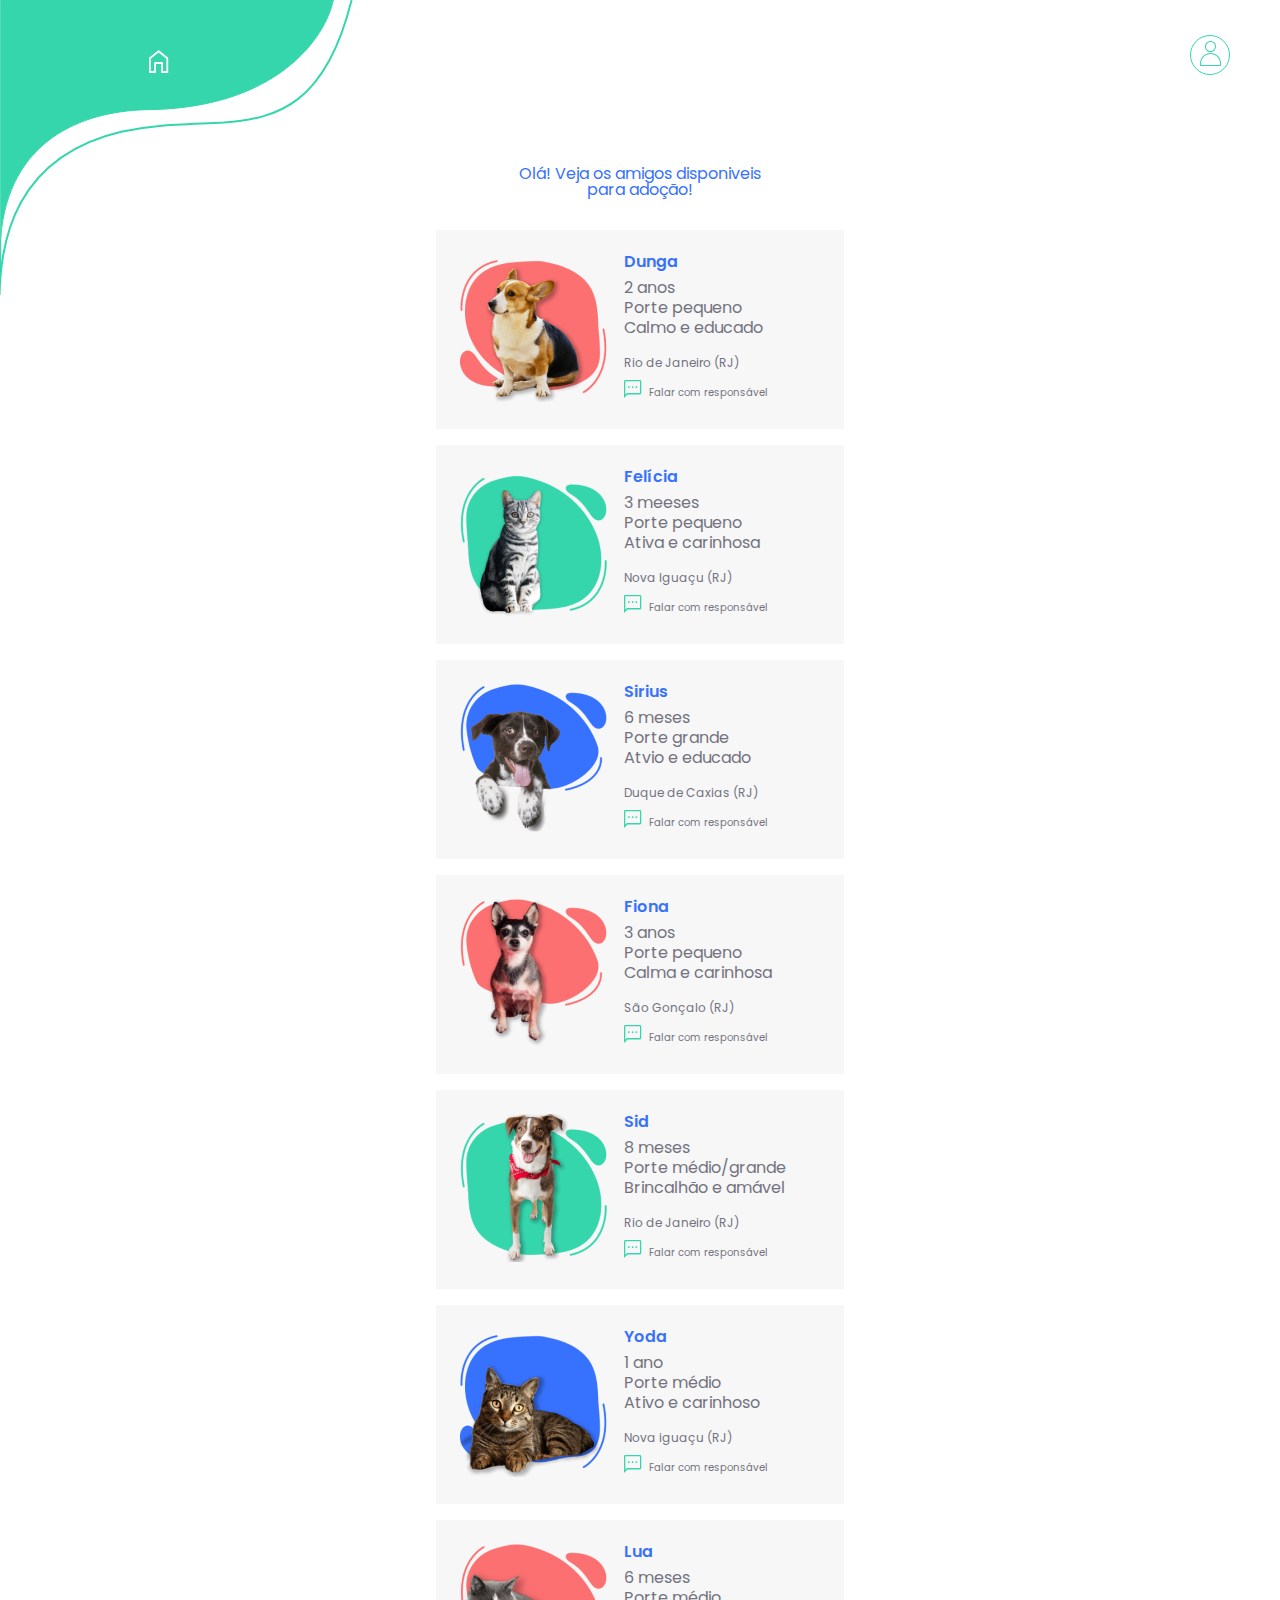
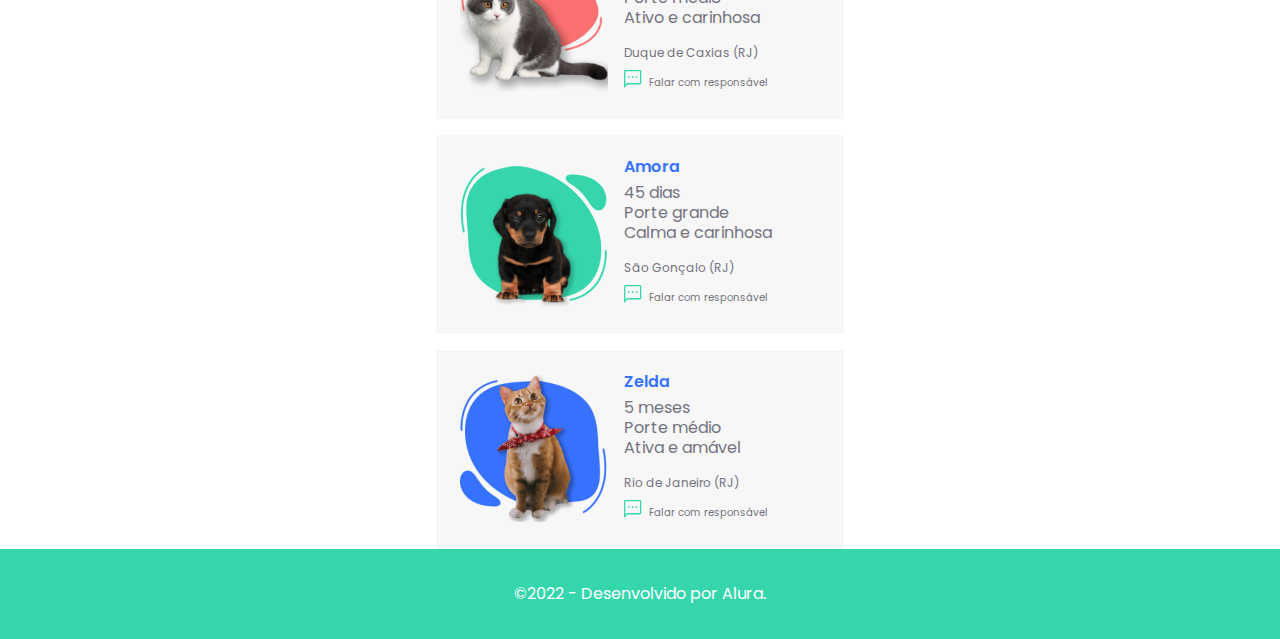
<file: home.html>
<!DOCTYPE html>
<html lang="pt-br">
<head>
  <meta charset="UTF-8">
  <meta http-equiv="X-UA-Compatible" content="IE=edge">
  <meta name="viewport" content="width=device-width, initial-scale=1.0">
  <title>Adopet - Home</title>

  <link rel="stylesheet" href="css/reset.css">
  <link rel="stylesheet" href="css/style.css">

  <link rel="preconnect" href="https://fonts.googleapis.com">
  <link rel="preconnect" href="https://fonts.gstatic.com" crossorigin>
  <link href="https://fonts.googleapis.com/css2?family=IBM+Plex+Sans:wght@200&display=swap" rel="stylesheet">

  <link rel="preconnect" href="https://fonts.googleapis.com">
  <link rel="preconnect" href="https://fonts.gstatic.com" crossorigin>
  <link href="https://fonts.googleapis.com/css2?family=Poppins:wght@400&display=swap" rel="stylesheet">
</head>
<body>
  <header>
    <div class="backgrounds">
      <svg class="bg-left" width="353" height="296" viewBox="0 0 353 296" fill="none" xmlns="http://www.w3.org/2000/svg">
        <path d="M-0.5 295C0.637588 241.391 14.4678 156.602 122.111 131.519C158.266 124.707 166.649 125.231 223.763 122.611C277.733 118.419 325.624 104.377 351.614 0" stroke="#36D6AD" stroke-width="2"/>
        <path d="M333.275 0C326.045 36.2351 278.362 108.906 145.465 109.707C81.6337 111.505 8.52078 140.319 0.709914 237.389V273.517C-0.222722 260.536 -0.185294 248.514 0.709914 237.389V0H333.275Z" fill="#36D6AD" stroke="#36D6AD"/>
      </svg> 
    </div>
     
    <div class="container">
      <nav>
        <ul class="ul-header">
          <li>
            <a href="home.html">
              <svg width="20" height="23" viewBox="0 0 20 23" fill="none" xmlns="http://www.w3.org/2000/svg">
                <path d="M0 23V7.66667L9.66 0L19.2 7.66667V23H12.18V13.8958H6.99V23H0ZM1.8 21.0833H5.19V11.9792H13.98V21.0833H17.4V8.625L9.66 2.39583L1.8 8.625V21.0833Z" fill="white"/>
              </svg>                
            </a>
          </li>
          <li>
            <a href="mensagem.html">
              <svg width="24" height="19" viewBox="0 0 24 19" fill="none" xmlns="http://www.w3.org/2000/svg">
                <path d="M1.73542 18.8632C1.27264 18.8632 0.867709 18.6864 0.520625 18.3327C0.173542 17.979 0 17.5664 0 17.0948V1.76843C0 1.29685 0.173542 0.884214 0.520625 0.530528C0.867709 0.176843 1.27264 0 1.73542 0H21.4035C21.8663 0 22.2712 0.176843 22.6183 0.530528C22.9654 0.884214 23.1389 1.29685 23.1389 1.76843V17.0948C23.1389 17.5664 22.9654 17.979 22.6183 18.3327C22.2712 18.6864 21.8663 18.8632 21.4035 18.8632H1.73542ZM11.5695 9.96214L1.73542 3.38949V17.0948H21.4035V3.38949L11.5695 9.96214ZM11.5695 8.19372L21.2878 1.76843H1.88004L11.5695 8.19372ZM1.73542 3.38949V1.76843V3.38949V17.0948V3.38949Z" fill="white"/>
              </svg>                
            </a>
          </li>
        </ul>
      </nav>
      <div class="usuario">
        <a class="icon-user" href="perfil.html">
          <svg width="40" height="40" viewBox="0 0 40 40" fill="none" xmlns="http://www.w3.org/2000/svg">
            <circle cx="20" cy="20" r="19.5" fill="white" stroke="#36D6AD"/>
            <path d="M20.5 17C19.0411 17 17.6423 16.4205 16.6109 15.3891C15.5794 14.3577 15 12.9588 15 11.5C15 10.0411 15.5794 8.64228 16.6109 7.61085C17.6423 6.57943 19.0411 6 20.5 6C21.9588 6 23.3577 6.57943 24.3891 7.61085C25.4205 8.64228 26 10.0411 26 11.5C25.9982 12.9583 25.4183 14.356 24.3874 15.3874C23.356 16.4183 21.9583 16.9988 20.5 17ZM20.5 7C19.3063 7 18.1617 7.47428 17.3177 8.31828C16.4737 9.16228 16 10.3068 16 11.5C16 12.6931 16.4743 13.8383 17.3177 14.6817C18.1617 15.5257 19.3063 16 20.5 16C21.6937 16 22.8377 15.5257 23.6817 14.6817C24.5257 13.8377 25 12.6931 25 11.5C24.9988 10.3068 24.524 9.16285 23.6805 8.31942C22.8371 7.47599 21.6931 7.00114 20.5 7Z" fill="#36D6AD"/>
            <path d="M30.2645 31H10.7354C10.3297 30.9994 10.0006 30.6702 10 30.2645V28.5C10 25.7154 11.1063 23.0446 13.0754 21.0754C15.0446 19.1063 17.7154 18 20.5 18C23.2845 18 25.9554 19.1063 27.9245 21.0754C29.8936 23.0446 30.9999 25.7154 30.9999 28.5V30.2645C30.9994 30.6702 30.6702 30.9994 30.2645 31ZM11 30H29.9999V28.5C29.9999 25.9805 28.9994 23.564 27.2177 21.7828C25.4359 20.0011 23.02 19 20.5005 19C17.9811 19 15.5646 20.0011 13.7828 21.7828C12.0011 23.5646 11.0006 25.9805 11.0006 28.5V30H11Z" fill="#36D6AD"/>
            </svg>            
        </a>
      </div>
    </div>
  </header>

  <main class="main-home">
    <h1>
      Olá! Veja os amigos disponiveis para adoção!
    </h1>

    <section>
      <ul class="lista-pet">
        <li class="card-pet">
          <div class="img-pet">
            <img src="img/Imagem Dunga.png" alt="">
          </div>
          <div class="content-pet">
            <h2>Dunga</h2>
            <div class="descricao-pet">
              <p>2 anos</p>
              <p>Porte pequeno</p>
              <p>Calmo e educado</p>
            </div>
            <div class="contato-pet">
              <p>Rio de Janeiro (RJ)</p>
              <p>
                <a href="mensagem.html">
                  <svg width="18" height="18" viewBox="0 0 18 18" fill="none" xmlns="http://www.w3.org/2000/svg">
                    <path d="M4.8816 8.0325C5.1264 8.0325 5.3316 7.94625 5.4972 7.77375C5.6628 7.60125 5.7456 7.3875 5.7456 7.1325C5.7456 6.8775 5.6628 6.66375 5.4972 6.49125C5.3316 6.31875 5.1264 6.2325 4.8816 6.2325C4.6368 6.2325 4.4316 6.31875 4.266 6.49125C4.1004 6.66375 4.0176 6.8775 4.0176 7.1325C4.0176 7.3875 4.1004 7.60125 4.266 7.77375C4.4316 7.94625 4.6368 8.0325 4.8816 8.0325ZM8.7048 8.0325C8.9496 8.0325 9.1548 7.94625 9.3204 7.77375C9.486 7.60125 9.5688 7.3875 9.5688 7.1325C9.5688 6.8775 9.486 6.66375 9.3204 6.49125C9.1548 6.31875 8.9496 6.2325 8.7048 6.2325C8.46 6.2325 8.2548 6.31875 8.0892 6.49125C7.9236 6.66375 7.8408 6.8775 7.8408 7.1325C7.8408 7.3875 7.9236 7.60125 8.0892 7.77375C8.2548 7.94625 8.46 8.0325 8.7048 8.0325ZM12.3768 8.0325C12.6216 8.0325 12.8268 7.94625 12.9924 7.77375C13.158 7.60125 13.2408 7.3875 13.2408 7.1325C13.2408 6.8775 13.158 6.66375 12.9924 6.49125C12.8268 6.31875 12.6216 6.2325 12.3768 6.2325C12.132 6.2325 11.9268 6.31875 11.7612 6.49125C11.5956 6.66375 11.5128 6.8775 11.5128 7.1325C11.5128 7.3875 11.5956 7.60125 11.7612 7.77375C11.9268 7.94625 12.132 8.0325 12.3768 8.0325ZM0 18V1.35C0 1.005 0.1296 0.69375 0.3888 0.41625C0.648 0.13875 0.9504 0 1.296 0H15.984C16.3152 0 16.614 0.13875 16.8804 0.41625C17.1468 0.69375 17.28 1.005 17.28 1.35V13.05C17.28 13.395 17.1468 13.7063 16.8804 13.9838C16.614 14.2612 16.3152 14.4 15.984 14.4H3.456L0 18ZM1.296 14.7375L2.916 13.05H15.984V1.35H1.296V14.7375ZM1.296 1.35V13.05V14.7375V1.35Z" fill="#36D6AD"/>
                  </svg> 
                </a>
                Falar com responsável
              </p>
            </div>
          </div>
        </li>

        <li class="card-pet">
          <div class="img-pet">
            <img src="img/Imagens Felícia.png" alt="">
          </div>
          <div class="content-pet">
            <h2>Felícia</h2>
            <div class="descricao-pet">
              <p>3 meeses</p>
              <p>Porte pequeno</p>
              <p>Ativa e carinhosa</p>
            </div>
            <div class="contato-pet">
              <p>Nova Iguaçu (RJ)</p>
              <p>
                <a href="mensagem.html">
                  <svg width="18" height="18" viewBox="0 0 18 18" fill="none" xmlns="http://www.w3.org/2000/svg">
                    <path d="M4.8816 8.0325C5.1264 8.0325 5.3316 7.94625 5.4972 7.77375C5.6628 7.60125 5.7456 7.3875 5.7456 7.1325C5.7456 6.8775 5.6628 6.66375 5.4972 6.49125C5.3316 6.31875 5.1264 6.2325 4.8816 6.2325C4.6368 6.2325 4.4316 6.31875 4.266 6.49125C4.1004 6.66375 4.0176 6.8775 4.0176 7.1325C4.0176 7.3875 4.1004 7.60125 4.266 7.77375C4.4316 7.94625 4.6368 8.0325 4.8816 8.0325ZM8.7048 8.0325C8.9496 8.0325 9.1548 7.94625 9.3204 7.77375C9.486 7.60125 9.5688 7.3875 9.5688 7.1325C9.5688 6.8775 9.486 6.66375 9.3204 6.49125C9.1548 6.31875 8.9496 6.2325 8.7048 6.2325C8.46 6.2325 8.2548 6.31875 8.0892 6.49125C7.9236 6.66375 7.8408 6.8775 7.8408 7.1325C7.8408 7.3875 7.9236 7.60125 8.0892 7.77375C8.2548 7.94625 8.46 8.0325 8.7048 8.0325ZM12.3768 8.0325C12.6216 8.0325 12.8268 7.94625 12.9924 7.77375C13.158 7.60125 13.2408 7.3875 13.2408 7.1325C13.2408 6.8775 13.158 6.66375 12.9924 6.49125C12.8268 6.31875 12.6216 6.2325 12.3768 6.2325C12.132 6.2325 11.9268 6.31875 11.7612 6.49125C11.5956 6.66375 11.5128 6.8775 11.5128 7.1325C11.5128 7.3875 11.5956 7.60125 11.7612 7.77375C11.9268 7.94625 12.132 8.0325 12.3768 8.0325ZM0 18V1.35C0 1.005 0.1296 0.69375 0.3888 0.41625C0.648 0.13875 0.9504 0 1.296 0H15.984C16.3152 0 16.614 0.13875 16.8804 0.41625C17.1468 0.69375 17.28 1.005 17.28 1.35V13.05C17.28 13.395 17.1468 13.7063 16.8804 13.9838C16.614 14.2612 16.3152 14.4 15.984 14.4H3.456L0 18ZM1.296 14.7375L2.916 13.05H15.984V1.35H1.296V14.7375ZM1.296 1.35V13.05V14.7375V1.35Z" fill="#36D6AD"/>
                  </svg> 
                </a>

                Falar com responsável
              </p>
            </div>
          </div>
        </li>

        <li class="card-pet">
          <div class="img-pet">
            <img src="img/Imagem - sirius.png" alt="">
          </div>
          <div class="content-pet">
            <h2>Sirius</h2>
            <div class="descricao-pet">
              <p>6 meses</p>
              <p>Porte grande</p>
              <p>Atvio e educado</p>
            </div>
            <div class="contato-pet">
              <p>Duque de Caxias (RJ)</p>
              <p>
                <a href="mensagem.html">
                  <svg width="18" height="18" viewBox="0 0 18 18" fill="none" xmlns="http://www.w3.org/2000/svg">
                    <path d="M4.8816 8.0325C5.1264 8.0325 5.3316 7.94625 5.4972 7.77375C5.6628 7.60125 5.7456 7.3875 5.7456 7.1325C5.7456 6.8775 5.6628 6.66375 5.4972 6.49125C5.3316 6.31875 5.1264 6.2325 4.8816 6.2325C4.6368 6.2325 4.4316 6.31875 4.266 6.49125C4.1004 6.66375 4.0176 6.8775 4.0176 7.1325C4.0176 7.3875 4.1004 7.60125 4.266 7.77375C4.4316 7.94625 4.6368 8.0325 4.8816 8.0325ZM8.7048 8.0325C8.9496 8.0325 9.1548 7.94625 9.3204 7.77375C9.486 7.60125 9.5688 7.3875 9.5688 7.1325C9.5688 6.8775 9.486 6.66375 9.3204 6.49125C9.1548 6.31875 8.9496 6.2325 8.7048 6.2325C8.46 6.2325 8.2548 6.31875 8.0892 6.49125C7.9236 6.66375 7.8408 6.8775 7.8408 7.1325C7.8408 7.3875 7.9236 7.60125 8.0892 7.77375C8.2548 7.94625 8.46 8.0325 8.7048 8.0325ZM12.3768 8.0325C12.6216 8.0325 12.8268 7.94625 12.9924 7.77375C13.158 7.60125 13.2408 7.3875 13.2408 7.1325C13.2408 6.8775 13.158 6.66375 12.9924 6.49125C12.8268 6.31875 12.6216 6.2325 12.3768 6.2325C12.132 6.2325 11.9268 6.31875 11.7612 6.49125C11.5956 6.66375 11.5128 6.8775 11.5128 7.1325C11.5128 7.3875 11.5956 7.60125 11.7612 7.77375C11.9268 7.94625 12.132 8.0325 12.3768 8.0325ZM0 18V1.35C0 1.005 0.1296 0.69375 0.3888 0.41625C0.648 0.13875 0.9504 0 1.296 0H15.984C16.3152 0 16.614 0.13875 16.8804 0.41625C17.1468 0.69375 17.28 1.005 17.28 1.35V13.05C17.28 13.395 17.1468 13.7063 16.8804 13.9838C16.614 14.2612 16.3152 14.4 15.984 14.4H3.456L0 18ZM1.296 14.7375L2.916 13.05H15.984V1.35H1.296V14.7375ZM1.296 1.35V13.05V14.7375V1.35Z" fill="#36D6AD"/>
                  </svg> 
                </a>
                Falar com responsável
              </p>
            </div>
          </div>
        </li>

        <li class="card-pet">
          <div class="img-pet">
            <img src="img/Imagem-Fiona.png" alt="">
          </div>
          <div class="content-pet">
            <h2>Fiona</h2>
            <div class="descricao-pet">
              <p>3 anos</p>
              <p>Porte pequeno</p>
              <p>Calma e carinhosa</p>
            </div>
            <div class="contato-pet">
              <p>São Gonçalo (RJ)</p>
              <p>
                <a href="mensagem.html">
                  <svg width="18" height="18" viewBox="0 0 18 18" fill="none" xmlns="http://www.w3.org/2000/svg">
                    <path d="M4.8816 8.0325C5.1264 8.0325 5.3316 7.94625 5.4972 7.77375C5.6628 7.60125 5.7456 7.3875 5.7456 7.1325C5.7456 6.8775 5.6628 6.66375 5.4972 6.49125C5.3316 6.31875 5.1264 6.2325 4.8816 6.2325C4.6368 6.2325 4.4316 6.31875 4.266 6.49125C4.1004 6.66375 4.0176 6.8775 4.0176 7.1325C4.0176 7.3875 4.1004 7.60125 4.266 7.77375C4.4316 7.94625 4.6368 8.0325 4.8816 8.0325ZM8.7048 8.0325C8.9496 8.0325 9.1548 7.94625 9.3204 7.77375C9.486 7.60125 9.5688 7.3875 9.5688 7.1325C9.5688 6.8775 9.486 6.66375 9.3204 6.49125C9.1548 6.31875 8.9496 6.2325 8.7048 6.2325C8.46 6.2325 8.2548 6.31875 8.0892 6.49125C7.9236 6.66375 7.8408 6.8775 7.8408 7.1325C7.8408 7.3875 7.9236 7.60125 8.0892 7.77375C8.2548 7.94625 8.46 8.0325 8.7048 8.0325ZM12.3768 8.0325C12.6216 8.0325 12.8268 7.94625 12.9924 7.77375C13.158 7.60125 13.2408 7.3875 13.2408 7.1325C13.2408 6.8775 13.158 6.66375 12.9924 6.49125C12.8268 6.31875 12.6216 6.2325 12.3768 6.2325C12.132 6.2325 11.9268 6.31875 11.7612 6.49125C11.5956 6.66375 11.5128 6.8775 11.5128 7.1325C11.5128 7.3875 11.5956 7.60125 11.7612 7.77375C11.9268 7.94625 12.132 8.0325 12.3768 8.0325ZM0 18V1.35C0 1.005 0.1296 0.69375 0.3888 0.41625C0.648 0.13875 0.9504 0 1.296 0H15.984C16.3152 0 16.614 0.13875 16.8804 0.41625C17.1468 0.69375 17.28 1.005 17.28 1.35V13.05C17.28 13.395 17.1468 13.7063 16.8804 13.9838C16.614 14.2612 16.3152 14.4 15.984 14.4H3.456L0 18ZM1.296 14.7375L2.916 13.05H15.984V1.35H1.296V14.7375ZM1.296 1.35V13.05V14.7375V1.35Z" fill="#36D6AD"/>
                  </svg> 
                </a>
                Falar com responsável
              </p>
            </div>
          </div>
        </li>

        <li class="card-pet">
          <div class="img-pet">
            <img src="img/Imagem - Sid.png" alt="">
          </div>
          <div class="content-pet">
            <h2>Sid</h2>
            <div class="descricao-pet">
              <p>8 meses</p>
              <p>Porte médio/grande</p>
              <p>Brincalhão e amável</p>
            </div>
            <div class="contato-pet">
              <p>Rio de Janeiro (RJ)</p>
              <p>
                <a href="mensagem.html">
                  <svg width="18" height="18" viewBox="0 0 18 18" fill="none" xmlns="http://www.w3.org/2000/svg">
                    <path d="M4.8816 8.0325C5.1264 8.0325 5.3316 7.94625 5.4972 7.77375C5.6628 7.60125 5.7456 7.3875 5.7456 7.1325C5.7456 6.8775 5.6628 6.66375 5.4972 6.49125C5.3316 6.31875 5.1264 6.2325 4.8816 6.2325C4.6368 6.2325 4.4316 6.31875 4.266 6.49125C4.1004 6.66375 4.0176 6.8775 4.0176 7.1325C4.0176 7.3875 4.1004 7.60125 4.266 7.77375C4.4316 7.94625 4.6368 8.0325 4.8816 8.0325ZM8.7048 8.0325C8.9496 8.0325 9.1548 7.94625 9.3204 7.77375C9.486 7.60125 9.5688 7.3875 9.5688 7.1325C9.5688 6.8775 9.486 6.66375 9.3204 6.49125C9.1548 6.31875 8.9496 6.2325 8.7048 6.2325C8.46 6.2325 8.2548 6.31875 8.0892 6.49125C7.9236 6.66375 7.8408 6.8775 7.8408 7.1325C7.8408 7.3875 7.9236 7.60125 8.0892 7.77375C8.2548 7.94625 8.46 8.0325 8.7048 8.0325ZM12.3768 8.0325C12.6216 8.0325 12.8268 7.94625 12.9924 7.77375C13.158 7.60125 13.2408 7.3875 13.2408 7.1325C13.2408 6.8775 13.158 6.66375 12.9924 6.49125C12.8268 6.31875 12.6216 6.2325 12.3768 6.2325C12.132 6.2325 11.9268 6.31875 11.7612 6.49125C11.5956 6.66375 11.5128 6.8775 11.5128 7.1325C11.5128 7.3875 11.5956 7.60125 11.7612 7.77375C11.9268 7.94625 12.132 8.0325 12.3768 8.0325ZM0 18V1.35C0 1.005 0.1296 0.69375 0.3888 0.41625C0.648 0.13875 0.9504 0 1.296 0H15.984C16.3152 0 16.614 0.13875 16.8804 0.41625C17.1468 0.69375 17.28 1.005 17.28 1.35V13.05C17.28 13.395 17.1468 13.7063 16.8804 13.9838C16.614 14.2612 16.3152 14.4 15.984 14.4H3.456L0 18ZM1.296 14.7375L2.916 13.05H15.984V1.35H1.296V14.7375ZM1.296 1.35V13.05V14.7375V1.35Z" fill="#36D6AD"/>
                  </svg> 
                </a>
                Falar com responsável
              </p>
            </div>
          </div>
        </li>

        <li class="card-pet">
          <div class="img-pet">
            <img src="img/Imagem - Yoda.png" alt="">
          </div>
          <div class="content-pet">
            <h2>Yoda</h2>
            <div class="descricao-pet">
              <p>1 ano</p>
              <p>Porte médio</p>
              <p>Ativo e carinhoso</p>
            </div>
            <div class="contato-pet">
              <p>Nova iguaçu (RJ)</p>
              <p>
                <a href="mensagem.html">
                  <svg width="18" height="18" viewBox="0 0 18 18" fill="none" xmlns="http://www.w3.org/2000/svg">
                    <path d="M4.8816 8.0325C5.1264 8.0325 5.3316 7.94625 5.4972 7.77375C5.6628 7.60125 5.7456 7.3875 5.7456 7.1325C5.7456 6.8775 5.6628 6.66375 5.4972 6.49125C5.3316 6.31875 5.1264 6.2325 4.8816 6.2325C4.6368 6.2325 4.4316 6.31875 4.266 6.49125C4.1004 6.66375 4.0176 6.8775 4.0176 7.1325C4.0176 7.3875 4.1004 7.60125 4.266 7.77375C4.4316 7.94625 4.6368 8.0325 4.8816 8.0325ZM8.7048 8.0325C8.9496 8.0325 9.1548 7.94625 9.3204 7.77375C9.486 7.60125 9.5688 7.3875 9.5688 7.1325C9.5688 6.8775 9.486 6.66375 9.3204 6.49125C9.1548 6.31875 8.9496 6.2325 8.7048 6.2325C8.46 6.2325 8.2548 6.31875 8.0892 6.49125C7.9236 6.66375 7.8408 6.8775 7.8408 7.1325C7.8408 7.3875 7.9236 7.60125 8.0892 7.77375C8.2548 7.94625 8.46 8.0325 8.7048 8.0325ZM12.3768 8.0325C12.6216 8.0325 12.8268 7.94625 12.9924 7.77375C13.158 7.60125 13.2408 7.3875 13.2408 7.1325C13.2408 6.8775 13.158 6.66375 12.9924 6.49125C12.8268 6.31875 12.6216 6.2325 12.3768 6.2325C12.132 6.2325 11.9268 6.31875 11.7612 6.49125C11.5956 6.66375 11.5128 6.8775 11.5128 7.1325C11.5128 7.3875 11.5956 7.60125 11.7612 7.77375C11.9268 7.94625 12.132 8.0325 12.3768 8.0325ZM0 18V1.35C0 1.005 0.1296 0.69375 0.3888 0.41625C0.648 0.13875 0.9504 0 1.296 0H15.984C16.3152 0 16.614 0.13875 16.8804 0.41625C17.1468 0.69375 17.28 1.005 17.28 1.35V13.05C17.28 13.395 17.1468 13.7063 16.8804 13.9838C16.614 14.2612 16.3152 14.4 15.984 14.4H3.456L0 18ZM1.296 14.7375L2.916 13.05H15.984V1.35H1.296V14.7375ZM1.296 1.35V13.05V14.7375V1.35Z" fill="#36D6AD"/>
                  </svg> 
                </a>
                Falar com responsável
              </p>
            </div>
          </div>
        </li>

        <li class="card-pet">
          <div class="img-pet">
            <img src="img/Imagenm Lua.png" alt="">
          </div>
          <div class="content-pet">
            <h2>Lua</h2>
            <div class="descricao-pet">
              <p>6 meses</p>
              <p>Porte médio</p>
              <p>Ativo e carinhosa</p>
            </div>
            <div class="contato-pet">
              <p>Duque de Caxias (RJ)</p>
              <p>
                <a href="mensagem.html">
                  <svg width="18" height="18" viewBox="0 0 18 18" fill="none" xmlns="http://www.w3.org/2000/svg">
                    <path d="M4.8816 8.0325C5.1264 8.0325 5.3316 7.94625 5.4972 7.77375C5.6628 7.60125 5.7456 7.3875 5.7456 7.1325C5.7456 6.8775 5.6628 6.66375 5.4972 6.49125C5.3316 6.31875 5.1264 6.2325 4.8816 6.2325C4.6368 6.2325 4.4316 6.31875 4.266 6.49125C4.1004 6.66375 4.0176 6.8775 4.0176 7.1325C4.0176 7.3875 4.1004 7.60125 4.266 7.77375C4.4316 7.94625 4.6368 8.0325 4.8816 8.0325ZM8.7048 8.0325C8.9496 8.0325 9.1548 7.94625 9.3204 7.77375C9.486 7.60125 9.5688 7.3875 9.5688 7.1325C9.5688 6.8775 9.486 6.66375 9.3204 6.49125C9.1548 6.31875 8.9496 6.2325 8.7048 6.2325C8.46 6.2325 8.2548 6.31875 8.0892 6.49125C7.9236 6.66375 7.8408 6.8775 7.8408 7.1325C7.8408 7.3875 7.9236 7.60125 8.0892 7.77375C8.2548 7.94625 8.46 8.0325 8.7048 8.0325ZM12.3768 8.0325C12.6216 8.0325 12.8268 7.94625 12.9924 7.77375C13.158 7.60125 13.2408 7.3875 13.2408 7.1325C13.2408 6.8775 13.158 6.66375 12.9924 6.49125C12.8268 6.31875 12.6216 6.2325 12.3768 6.2325C12.132 6.2325 11.9268 6.31875 11.7612 6.49125C11.5956 6.66375 11.5128 6.8775 11.5128 7.1325C11.5128 7.3875 11.5956 7.60125 11.7612 7.77375C11.9268 7.94625 12.132 8.0325 12.3768 8.0325ZM0 18V1.35C0 1.005 0.1296 0.69375 0.3888 0.41625C0.648 0.13875 0.9504 0 1.296 0H15.984C16.3152 0 16.614 0.13875 16.8804 0.41625C17.1468 0.69375 17.28 1.005 17.28 1.35V13.05C17.28 13.395 17.1468 13.7063 16.8804 13.9838C16.614 14.2612 16.3152 14.4 15.984 14.4H3.456L0 18ZM1.296 14.7375L2.916 13.05H15.984V1.35H1.296V14.7375ZM1.296 1.35V13.05V14.7375V1.35Z" fill="#36D6AD"/>
                  </svg> 
                </a>
                Falar com responsável
              </p>
            </div>
          </div>
        </li>

        <li class="card-pet">
          <div class="img-pet">
            <img src="img/Imagem - Amora.png" alt="">
          </div>
          <div class="content-pet">
            <h2>Amora</h2>
            <div class="descricao-pet">
              <p>45 dias</p>
              <p>Porte grande</p>
              <p>Calma e carinhosa</p>
            </div>
            <div class="contato-pet">
              <p>São Gonçalo (RJ)</p>
              <p>
                <a href="mensagem.html">
                  <svg width="18" height="18" viewBox="0 0 18 18" fill="none" xmlns="http://www.w3.org/2000/svg">
                    <path d="M4.8816 8.0325C5.1264 8.0325 5.3316 7.94625 5.4972 7.77375C5.6628 7.60125 5.7456 7.3875 5.7456 7.1325C5.7456 6.8775 5.6628 6.66375 5.4972 6.49125C5.3316 6.31875 5.1264 6.2325 4.8816 6.2325C4.6368 6.2325 4.4316 6.31875 4.266 6.49125C4.1004 6.66375 4.0176 6.8775 4.0176 7.1325C4.0176 7.3875 4.1004 7.60125 4.266 7.77375C4.4316 7.94625 4.6368 8.0325 4.8816 8.0325ZM8.7048 8.0325C8.9496 8.0325 9.1548 7.94625 9.3204 7.77375C9.486 7.60125 9.5688 7.3875 9.5688 7.1325C9.5688 6.8775 9.486 6.66375 9.3204 6.49125C9.1548 6.31875 8.9496 6.2325 8.7048 6.2325C8.46 6.2325 8.2548 6.31875 8.0892 6.49125C7.9236 6.66375 7.8408 6.8775 7.8408 7.1325C7.8408 7.3875 7.9236 7.60125 8.0892 7.77375C8.2548 7.94625 8.46 8.0325 8.7048 8.0325ZM12.3768 8.0325C12.6216 8.0325 12.8268 7.94625 12.9924 7.77375C13.158 7.60125 13.2408 7.3875 13.2408 7.1325C13.2408 6.8775 13.158 6.66375 12.9924 6.49125C12.8268 6.31875 12.6216 6.2325 12.3768 6.2325C12.132 6.2325 11.9268 6.31875 11.7612 6.49125C11.5956 6.66375 11.5128 6.8775 11.5128 7.1325C11.5128 7.3875 11.5956 7.60125 11.7612 7.77375C11.9268 7.94625 12.132 8.0325 12.3768 8.0325ZM0 18V1.35C0 1.005 0.1296 0.69375 0.3888 0.41625C0.648 0.13875 0.9504 0 1.296 0H15.984C16.3152 0 16.614 0.13875 16.8804 0.41625C17.1468 0.69375 17.28 1.005 17.28 1.35V13.05C17.28 13.395 17.1468 13.7063 16.8804 13.9838C16.614 14.2612 16.3152 14.4 15.984 14.4H3.456L0 18ZM1.296 14.7375L2.916 13.05H15.984V1.35H1.296V14.7375ZM1.296 1.35V13.05V14.7375V1.35Z" fill="#36D6AD"/>
                  </svg> 
                </a>
                Falar com responsável
              </p>
            </div>
          </div>
        </li>

        <li class="card-pet">
          <div class="img-pet">
            <img src="img/Imagem - Amora (1).png" alt="">
          </div>
          <div class="content-pet">
            <h2>Zelda</h2>
            <div class="descricao-pet">
              <p>5 meses</p>
              <p>Porte médio</p>
              <p>Ativa e amável</p>
            </div>
            <div class="contato-pet">
              <p>Rio de Janeiro (RJ)</p>
              <p>
                <a href="mensagem.html">
                  <svg width="18" height="18" viewBox="0 0 18 18" fill="none" xmlns="http://www.w3.org/2000/svg">
                    <path d="M4.8816 8.0325C5.1264 8.0325 5.3316 7.94625 5.4972 7.77375C5.6628 7.60125 5.7456 7.3875 5.7456 7.1325C5.7456 6.8775 5.6628 6.66375 5.4972 6.49125C5.3316 6.31875 5.1264 6.2325 4.8816 6.2325C4.6368 6.2325 4.4316 6.31875 4.266 6.49125C4.1004 6.66375 4.0176 6.8775 4.0176 7.1325C4.0176 7.3875 4.1004 7.60125 4.266 7.77375C4.4316 7.94625 4.6368 8.0325 4.8816 8.0325ZM8.7048 8.0325C8.9496 8.0325 9.1548 7.94625 9.3204 7.77375C9.486 7.60125 9.5688 7.3875 9.5688 7.1325C9.5688 6.8775 9.486 6.66375 9.3204 6.49125C9.1548 6.31875 8.9496 6.2325 8.7048 6.2325C8.46 6.2325 8.2548 6.31875 8.0892 6.49125C7.9236 6.66375 7.8408 6.8775 7.8408 7.1325C7.8408 7.3875 7.9236 7.60125 8.0892 7.77375C8.2548 7.94625 8.46 8.0325 8.7048 8.0325ZM12.3768 8.0325C12.6216 8.0325 12.8268 7.94625 12.9924 7.77375C13.158 7.60125 13.2408 7.3875 13.2408 7.1325C13.2408 6.8775 13.158 6.66375 12.9924 6.49125C12.8268 6.31875 12.6216 6.2325 12.3768 6.2325C12.132 6.2325 11.9268 6.31875 11.7612 6.49125C11.5956 6.66375 11.5128 6.8775 11.5128 7.1325C11.5128 7.3875 11.5956 7.60125 11.7612 7.77375C11.9268 7.94625 12.132 8.0325 12.3768 8.0325ZM0 18V1.35C0 1.005 0.1296 0.69375 0.3888 0.41625C0.648 0.13875 0.9504 0 1.296 0H15.984C16.3152 0 16.614 0.13875 16.8804 0.41625C17.1468 0.69375 17.28 1.005 17.28 1.35V13.05C17.28 13.395 17.1468 13.7063 16.8804 13.9838C16.614 14.2612 16.3152 14.4 15.984 14.4H3.456L0 18ZM1.296 14.7375L2.916 13.05H15.984V1.35H1.296V14.7375ZM1.296 1.35V13.05V14.7375V1.35Z" fill="#36D6AD"/>
                  </svg> 
                </a>
                Falar com responsável
              </p>
            </div>
          </div>
        </li>
      </ul>
    </section>
  </main>

  <footer class="container-footer">
    <section>
      <div>
        <p class="copyright">&copy;2022 - Desenvolvido por Alura.</p>
      </div>
    </section>
  </footer>
</body>
</html>
</file>
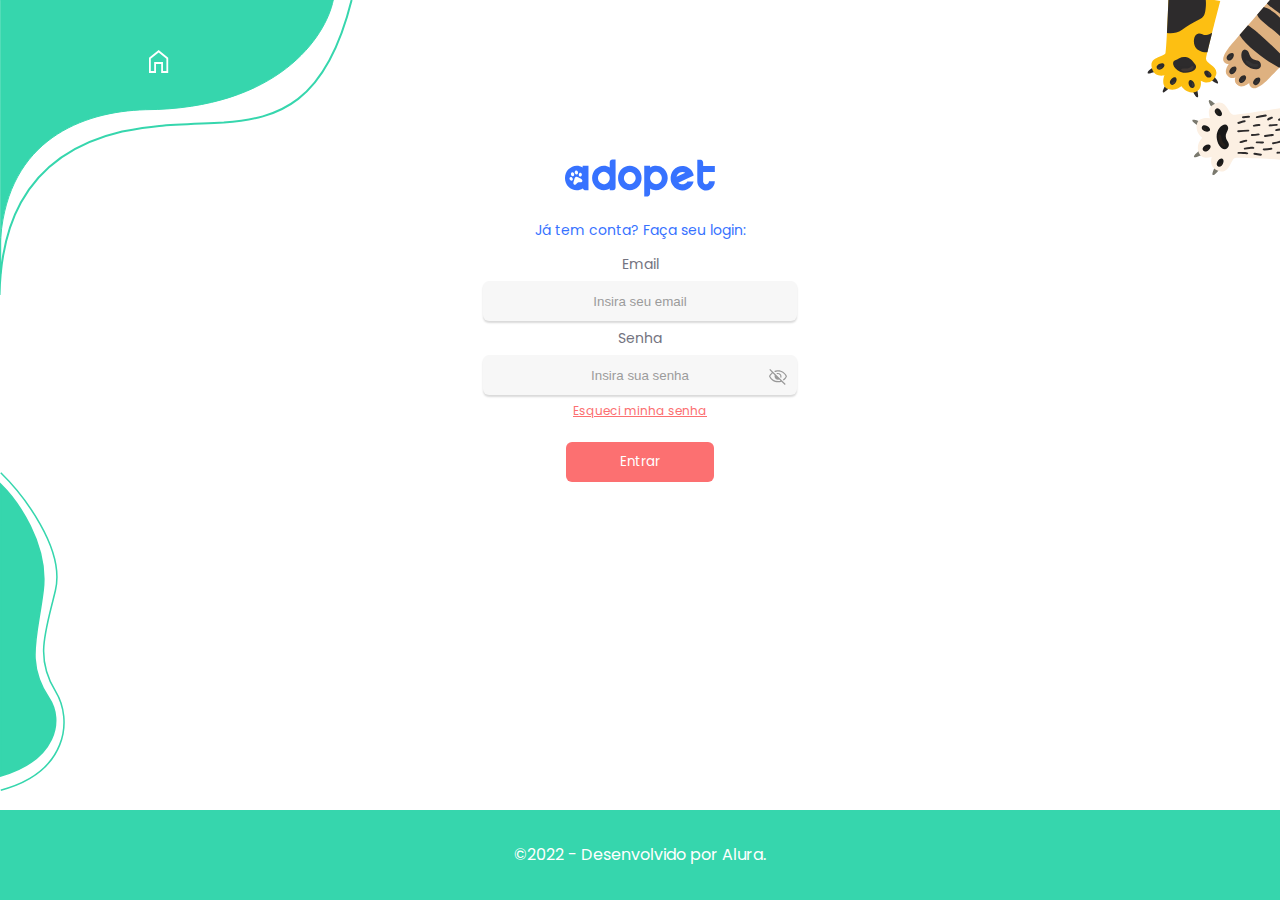
<file: login.html>
<!DOCTYPE html>
<html lang="pt-br">
<head>
  <meta charset="UTF-8">
  <meta http-equiv="X-UA-Compatible" content="IE=edge">
  <meta name="viewport" content="width=device-width, initial-scale=1.0">
  <title>Adopet - Login</title>

  <link rel="stylesheet" href="css/reset.css">
  <link rel="stylesheet" href="css/style.css">

  <link rel="preconnect" href="https://fonts.googleapis.com">
  <link rel="preconnect" href="https://fonts.gstatic.com" crossorigin>
  <link href="https://fonts.googleapis.com/css2?family=IBM+Plex+Sans:wght@200&display=swap" rel="stylesheet">

  <link rel="preconnect" href="https://fonts.googleapis.com">
  <link rel="preconnect" href="https://fonts.gstatic.com" crossorigin>
  <link href="https://fonts.googleapis.com/css2?family=Poppins:wght@400&display=swap" rel="stylesheet">
</head>
<body>
  <header>
    <div class="backgrounds">
      <svg class="bg-left" width="353" height="296" viewBox="0 0 353 296" fill="none" xmlns="http://www.w3.org/2000/svg">
        <path d="M-0.5 295C0.637588 241.391 14.4678 156.602 122.111 131.519C158.266 124.707 166.649 125.231 223.763 122.611C277.733 118.419 325.624 104.377 351.614 0" stroke="#36D6AD" stroke-width="2"/>
        <path d="M333.275 0C326.045 36.2351 278.362 108.906 145.465 109.707C81.6337 111.505 8.52078 140.319 0.709914 237.389V273.517C-0.222722 260.536 -0.185294 248.514 0.709914 237.389V0H333.275Z" fill="#36D6AD" stroke="#36D6AD"/>
      </svg>
      <svg class="bg-right"  width="135" height="227" viewBox="0 0 135 227" fill="none" xmlns="http://www.w3.org/2000/svg">
        <g clip-path="url(#clip0_530_90)">
        <path d="M85.3036 45.8384C82.1144 49.7099 76.5419 57.633 78.5947 61.1508C80.6297 64.6284 83.6894 63.922 83.6894 63.922C83.6894 63.922 78.8586 70.5332 81.7258 74.8263C85.2685 80.1338 90.3433 77.4416 90.3433 77.4416C90.3433 77.4416 88.0418 82.7069 93.596 85.8462C98.0915 88.3877 104.331 83.0854 104.331 83.0854C104.331 83.0854 103.85 86.1933 107.475 87.9601C111.135 89.7461 118.617 83.6062 122.24 80.1392C126.238 76.3116 172.416 27.8477 172.416 27.8477L132.736 -8.98898C132.736 -8.98898 88.8236 41.5672 85.3036 45.8384Z" fill="#DEB180"/>
        <path d="M100.757 64.9335C106.61 70.366 116.147 70.903 115.927 64.9629C115.706 59.0229 110.172 61.3416 106.752 58.1658C103.525 55.1563 104.824 50.3538 100.338 49.6306C95.8531 48.9074 94.126 58.7763 100.757 64.9335Z" fill="#2D2B2C"/>
        <path d="M109.081 84.6219C110.795 85.957 112.777 84.6112 114.191 82.6995C115.605 80.7878 115.683 78.7062 114.484 77.8095C113.285 76.9128 110.896 77.7048 109.274 79.6387C107.653 81.5727 107.688 83.5386 109.081 84.6219Z" fill="#2D2B2C"/>
        <path d="M100.284 75.7325C99.0836 74.8345 96.6959 75.6278 95.0727 77.5631C93.4495 79.4985 93.4825 81.4645 94.8797 82.5463C96.5936 83.8814 98.5752 82.5356 99.9907 80.6225C101.406 78.7094 101.482 76.6292 100.284 75.7325Z" fill="#2D2B2C"/>
        <path d="M90.6974 66.8319C89.4987 65.9352 87.1083 66.7286 85.4878 68.6638C83.8673 70.5991 83.8976 72.5652 85.2948 73.647C87.0073 74.9807 88.9903 73.6363 90.4045 71.7246C91.8188 69.8129 91.8948 67.73 90.6974 66.8319Z" fill="#2D2B2C"/>
        <path d="M82.8286 55.0832C81.211 57.0238 81.2384 58.9846 82.6356 60.0664C84.3481 61.4001 86.3311 60.0557 87.7467 58.1426C89.1623 56.2295 89.2369 54.148 88.0383 53.2513C86.8396 52.3546 84.4434 53.14 82.8286 55.0832Z" fill="#2D2B2C"/>
        <g opacity="0.2">
        <path opacity="0.2" d="M106.66 66.3418C110.541 67.7019 113.544 66.7509 113.478 64.9809C113.413 63.2108 109.387 64.6962 107.217 63.4411C105.18 62.2604 102.296 59.9051 101.35 60.558C99.7656 61.6501 102.47 64.8727 106.66 66.3418Z" fill="white"/>
        <path opacity="0.2" d="M110.174 83.4201C110.859 84.1277 111.96 83.2432 112.654 82.5896C113.229 82.0491 113.977 81.1906 113.512 80.6197C113.047 80.0488 112.146 80.8364 111.496 81.2283C110.847 81.6202 109.615 82.8416 110.174 83.4201Z" fill="white"/>
        <path opacity="0.2" d="M98.967 78.8755C98.5016 78.3019 97.6014 79.0922 96.9503 79.4855C96.2992 79.8788 95.0706 81.0974 95.6288 81.6759C96.3128 82.3849 97.4154 81.499 98.1092 80.8454C98.687 80.3021 99.4337 79.445 98.967 78.8755Z" fill="white"/>
        <path opacity="0.2" d="M86.1014 72.6094C86.7854 73.3184 87.888 72.4325 88.5818 71.7789C89.1556 71.2398 89.9063 70.3812 89.4382 69.8104C88.9702 69.2396 88.0739 70.0257 87.4228 70.419C86.7717 70.8123 85.5418 72.0323 86.1014 72.6094Z" fill="white"/>
        <path opacity="0.2" d="M83.2605 58.7193C83.9446 59.4283 85.0471 58.5424 85.7409 57.8887C86.3148 57.3496 87.0655 56.491 86.5987 55.9189C86.132 55.3467 85.2331 56.1355 84.582 56.5288C83.9309 56.9221 82.701 58.1422 83.2605 58.7193Z" fill="white"/>
        </g>
        <path d="M135.573 -1.30863C133.826 -2.95095 131.973 -4.47665 130.026 -5.87585C128.071 -3.62099 125.184 -0.296892 121.801 3.60176C128.111 9.25665 136.475 14.7321 138.375 15.8358C146.484 20.5491 155.523 23.6646 162.473 30.1226C163.71 31.2768 165.081 32.6361 166.409 34.1413C168.433 32.0189 170.053 30.3194 171.099 29.2229C169.218 28.2139 167.323 27.1712 165.465 25.9856C157.648 21.002 151.379 13.3758 144.587 7.05797L135.573 -1.30863Z" fill="#2D2B2C"/>
        <path d="M112.118 14.771C113.531 18.303 116.906 20.8156 119.951 23.3928C130.062 31.9894 141.742 40.6755 150.354 50.9552C152.771 48.4281 155.143 45.9435 157.396 43.5842C155.005 41.2566 153.112 39.1785 152.476 38.4692C143.494 28.6234 133.055 10.7925 118.766 7.10315C116.638 9.5575 114.398 12.1397 112.118 14.771Z" fill="#2D2B2C"/>
        <path d="M102.999 25.2948C99.9812 28.7815 97.0961 32.1151 94.5531 35.0594C96.3871 37.9246 98.5042 40.5985 100.873 43.0407C106.788 49.118 113.572 54.2387 120.392 59.2218C124.774 62.4266 129.588 65.0046 134.277 67.7368C136.716 65.2008 139.372 62.4283 142.115 59.5669C132.433 51.789 123.991 42.2703 114.515 34.2604C113.173 33.1167 108.119 28.7434 102.999 25.2948Z" fill="#2D2B2C"/>
        </g>
        <g clip-path="url(#clip1_530_90)">
        <path d="M70.9958 104.885C70.9958 104.885 65.3507 99.2252 64.0698 100.125C62.4724 101.239 67.2564 108.111 67.2564 108.111L70.9958 104.885Z" fill="#7A796E"/>
        <path d="M55.5426 121.532C55.5426 121.532 48.0775 118.705 47.2736 120.058C46.2756 121.733 53.4705 126.012 53.4705 126.012L55.5426 121.532Z" fill="#7A796E"/>
        <path d="M74.1977 169.664C74.1977 169.664 69.1914 175.882 67.8155 175.13C66.1078 174.19 70.1472 166.851 70.1472 166.851L74.1977 169.664Z" fill="#7A796E"/>
        <path d="M57.0775 154.746C57.0775 154.746 49.9537 158.348 49.0097 157.088C47.8413 155.529 54.5424 150.511 54.5424 150.511L57.0775 154.746Z" fill="#7A796E"/>
        <path d="M71.7612 103.005C59.5482 107.02 65.0871 118.187 65.0871 118.187C65.0871 118.187 53.1392 115.776 51.6989 124.781C50.542 132.019 55.7427 136.969 57.3787 137.863C55.9465 138.785 50.8377 145.268 53.6308 152.316C57.0552 160.955 66.8298 156.787 66.8298 156.787C66.8298 156.787 62.4213 168.454 74.9683 171.236C85.0386 173.474 85.7389 158.726 90.1842 157.94C94.6295 157.153 153.206 160.674 153.206 160.674L150.656 105.78C150.656 105.78 92.724 115.072 88.2222 114.73C83.7204 114.387 81.5688 99.7833 71.7612 103.005Z" fill="#FCF0E3"/>
        <path d="M71.6421 136.925C71.9074 145.021 78.3204 152.274 82.4347 147.875C86.5491 143.475 80.937 141.143 80.7818 136.407C80.6352 131.933 85.0246 129.444 82.3454 125.693C79.6662 121.941 71.3416 127.756 71.6421 136.925Z" fill="#1A1A1A"/>
        <path d="M72.4984 161.541C71.2217 163.758 71.588 165.713 73.1696 166.553C75.1124 167.585 76.8532 165.907 77.9348 163.747C79.0164 161.587 78.7315 159.499 77.383 158.809C76.0344 158.119 73.7766 159.313 72.4984 161.541Z" fill="#1A1A1A"/>
        <path d="M65.2142 145.269C64.2609 144.088 61.7144 144.265 59.6441 145.768C57.5739 147.272 57.1128 149.206 58.2139 150.617C59.5675 152.354 61.8473 151.535 63.708 150.004C65.5687 148.472 66.1654 146.451 65.2142 145.269Z" fill="#1A1A1A"/>
        <path d="M70.7575 108.902C69.3366 109.99 69.2984 111.979 70.9231 113.957C72.5478 115.935 74.9672 116.754 76.1853 115.845C77.4034 114.936 77.3366 112.837 75.9213 110.883C74.506 108.93 72.5055 107.564 70.7575 108.902Z" fill="#1A1A1A"/>
        <path d="M57.0634 126.466C56.2102 128.041 56.98 129.873 59.2734 131.014C61.5668 132.156 64.1034 131.911 64.8478 130.588C65.5922 129.265 64.6721 127.369 62.5855 126.17C60.4988 124.971 58.1154 124.534 57.0634 126.466Z" fill="#1A1A1A"/>
        <path d="M93.6606 153.828C95.1671 153.867 96.6755 153.901 98.1809 153.963C99.3369 154.013 100.662 153.987 101.766 154.307C102.375 154.482 103.062 154.053 103.205 153.58C103.381 153.02 102.944 152.587 102.336 152.411C101.104 152.061 99.617 152.088 98.3242 152.029C96.7502 151.956 95.1717 151.924 93.5968 151.883C92.063 151.846 92.1365 153.79 93.6608 153.834L93.6606 153.828Z" fill="#2D2B2C"/>
        <path d="M100.025 149.597C101.472 149.389 102.92 149.179 104.375 149.009C105.463 148.879 107.094 148.677 107.93 148.783C109.434 148.976 110.019 147.08 108.5 146.887C107.194 146.719 105.834 146.893 104.533 147.039C103.002 147.208 101.483 147.434 99.9609 147.652C99.3205 147.743 98.7856 148.081 98.8048 148.666C98.8204 149.144 99.3824 149.692 100.025 149.602L100.025 149.597Z" fill="#2D2B2C"/>
        <path d="M96.0026 143.075C96.9511 142.862 97.8714 142.564 98.7944 142.288C99.2829 142.141 99.7754 141.996 100.268 141.861C100.461 141.804 100.672 141.752 100.877 141.704C100.96 141.684 101.046 141.665 101.129 141.649C101.481 141.575 100.92 141.656 101.191 141.647C102.717 141.544 102.659 139.599 101.127 139.696C100.223 139.757 99.3339 140.067 98.4881 140.318C97.4356 140.63 96.39 140.972 95.3101 141.221C93.8254 141.553 94.5199 143.407 96.0026 143.075Z" fill="#2D2B2C"/>
        <path d="M93.4261 132.163C96.7098 132.166 99.9625 131.7 103.24 131.581C104.773 131.531 104.709 129.58 103.176 129.631C99.8986 129.75 96.6459 130.216 93.3622 130.212C91.8275 130.21 91.8971 132.154 93.4261 132.163Z" fill="#2D2B2C"/>
        <path d="M107.033 135.999C109.3 135.794 111.613 135.849 113.837 135.352C115.319 135.017 114.625 133.163 113.142 133.497C111.141 133.953 109.021 133.868 106.974 134.054C105.457 134.192 105.511 136.137 107.038 136.005L107.033 135.999Z" fill="#2D2B2C"/>
        <path d="M109.704 126.563C111.123 126.019 112.775 125.85 114.317 125.897C115.859 125.944 115.774 124 114.253 123.946C112.273 123.883 110.301 124.213 108.449 124.917C108.324 124.967 108.212 125.045 108.121 125.146C108.031 125.246 107.965 125.366 107.928 125.496C107.891 125.625 107.885 125.762 107.909 125.895C107.933 126.028 107.988 126.153 108.068 126.262C108.441 126.749 109.114 126.784 109.704 126.556L109.704 126.563Z" fill="#2D2B2C"/>
        <path d="M93.7909 123.939C95.807 123.58 97.5193 122.34 99.604 122.227C101.132 122.142 101.072 120.197 99.54 120.276C97.181 120.404 95.3527 121.675 93.0962 122.079C91.5958 122.347 92.2981 124.201 93.7907 123.933L93.7909 123.939Z" fill="#2D2B2C"/>
        <path d="M112.312 118.016C115.14 117.257 118.114 117.045 120.986 116.433C122.475 116.119 121.776 114.259 120.291 114.579C117.421 115.185 114.445 115.403 111.619 116.16C110.16 116.552 110.847 118.408 112.312 118.016Z" fill="#2D2B2C"/>
        <path d="M124.804 126.461C127.071 126.25 129.324 125.936 131.608 125.848C133.139 125.797 133.077 123.847 131.544 123.897C129.264 123.983 127.01 124.297 124.74 124.51C123.224 124.652 123.276 126.597 124.804 126.461Z" fill="#2D2B2C"/>
        <path d="M111.875 143.367C113.885 143.428 115.892 143.489 117.904 143.429C119.437 143.379 119.374 141.44 117.84 141.479C115.828 141.544 113.822 141.477 111.811 141.416C110.279 141.371 110.354 143.315 111.875 143.367Z" fill="#2D2B2C"/>
        <path d="M109.234 154.71C111.333 154.923 113.353 155.462 115.452 155.678C116.956 155.824 117.54 153.936 116.022 153.783C113.923 153.571 111.903 153.031 109.805 152.815C108.299 152.669 107.717 154.557 109.234 154.71Z" fill="#2D2B2C"/>
        <path d="M118.927 150.412C121.357 150.2 123.788 149.991 126.198 149.655C126.839 149.565 127.374 149.226 127.355 148.64C127.339 148.162 126.777 147.616 126.134 147.704C123.724 148.041 121.293 148.253 118.863 148.462C117.344 148.593 117.398 150.541 118.927 150.412Z" fill="#2D2B2C"/>
        <path d="M132.676 153.718C135.557 153.51 138.435 153.705 141.212 152.883C142.655 152.459 141.972 150.601 140.52 151.029C137.951 151.787 135.273 151.58 132.612 151.773C131.089 151.883 131.145 153.828 132.676 153.723L132.676 153.718Z" fill="#2D2B2C"/>
        <path d="M128.238 144.13C130.744 144.024 133.156 143.445 135.487 142.689C136.907 142.227 136.228 140.368 134.792 140.835C132.659 141.528 130.472 142.088 128.174 142.185C126.643 142.249 126.705 144.186 128.238 144.136L128.238 144.13Z" fill="#2D2B2C"/>
        <path d="M120.546 136.949C122.897 136.501 125.269 136.175 127.653 135.972C129.171 135.836 129.117 133.891 127.589 134.021C124.994 134.244 122.412 134.601 119.854 135.089C118.358 135.38 119.058 137.232 120.546 136.943L120.546 136.949Z" fill="#2D2B2C"/>
        <path d="M131.614 131.005C133.702 130.341 136.463 130.221 138.587 130.776C140.045 131.16 140.601 129.259 139.159 128.881C136.685 128.232 133.357 128.376 130.922 129.151C129.496 129.606 130.175 131.464 131.614 131.005Z" fill="#2D2B2C"/>
        <path d="M135.117 120.393C135.229 120.304 134.893 120.512 135.18 120.372C135.294 120.323 135.284 120.323 135.153 120.373C135.253 120.334 135.358 120.301 135.46 120.271C135.845 120.156 136.237 120.062 136.632 119.99C137.604 119.809 138.584 119.677 139.569 119.595C140.607 119.497 141.655 119.439 142.699 119.424C143.496 119.414 143.901 119.385 144.56 119.558C146.014 119.948 146.568 118.048 145.13 117.661C144.353 117.454 143.447 117.478 142.636 117.483C141.466 117.492 140.299 117.575 139.133 117.69C137.96 117.796 136.794 117.965 135.639 118.195C134.842 118.36 133.985 118.587 133.383 119.071C132.279 119.959 134.009 121.275 135.107 120.382L135.117 120.393Z" fill="#2D2B2C"/>
        <path d="M124.167 120.098C124.979 119.306 126.308 118.979 127.363 118.458C128.683 117.808 127.431 116.167 126.108 116.818C124.858 117.445 123.412 117.836 122.443 118.778C121.473 119.72 123.173 121.068 124.167 120.098Z" fill="#2D2B2C"/>
        <path d="M98.2036 118.248C100.112 118.166 101.984 117.761 103.9 117.804C105.434 117.835 105.36 115.891 103.836 115.853C101.92 115.81 100.048 116.215 98.1397 116.299C96.6093 116.365 96.6707 118.3 98.2036 118.25L98.2036 118.248Z" fill="#2D2B2C"/>
        <g opacity="0.26">
        <path opacity="0.26" d="M74.5811 142.408C76.3698 146.175 79.195 147.659 80.4195 146.347C81.6439 145.036 77.7073 143.198 77.0632 140.739C76.4591 138.429 76.1019 134.67 74.9542 134.453C73.0392 134.092 72.6501 138.341 74.5811 142.408Z" fill="#F08641"/>
        <path opacity="0.26" d="M74.2743 165.992C75.0532 166.616 76.0527 165.58 76.6602 164.839C77.1684 164.223 77.8098 163.267 77.2702 162.749C76.7307 162.232 75.9182 163.141 75.3235 163.62C74.7289 164.098 73.6394 165.481 74.2743 165.992Z" fill="#F08641"/>
        <path opacity="0.26" d="M59.0831 150.114C59.4585 151.039 60.835 150.619 61.7263 150.27C62.4694 149.978 63.4955 149.456 63.2751 148.741C63.0547 148.025 61.9 148.428 61.1514 148.552C60.4028 148.676 58.7756 149.359 59.0831 150.114Z" fill="#F08641"/>
        <path opacity="0.26" d="M57.8221 127.545C57.2503 128.362 58.349 129.285 59.1259 129.846C59.773 130.313 60.7688 130.891 61.2493 130.319C61.7297 129.747 60.7712 129.001 60.2533 128.43C59.7355 127.859 58.2877 126.877 57.8221 127.545Z" fill="#F08641"/>
        <path opacity="0.26" d="M70.9846 110.114C70.1954 110.725 70.9664 111.94 71.5414 112.706C72.0206 113.345 72.7971 114.194 73.4274 113.791C74.0576 113.388 73.364 112.391 73.0407 111.691C72.7175 110.99 71.6292 109.614 70.9846 110.114Z" fill="#F08641"/>
        </g>
        </g>
        <g clip-path="url(#clip2_530_90)">
        <path d="M8.14966 67.347C8.14966 67.347 1.83757 71.5668 2.43859 72.9359C3.18204 74.6325 10.4671 71.4254 10.4671 71.4254L8.14966 67.347Z" fill="#2D2B2C"/>
        <path d="M20.8138 84.835C20.8138 84.835 16.8035 91.2814 17.9157 92.2815C19.2923 93.5195 24.6072 87.5925 24.6072 87.5925L20.8138 84.835Z" fill="#2D2B2C"/>
        <path d="M69.0987 76.2844C69.0987 76.2844 73.976 82.1038 73.0166 83.249C71.829 84.6599 65.733 79.5501 65.733 79.5501L69.0987 76.2844Z" fill="#2D2B2C"/>
        <path d="M52.0443 89.5249C52.0443 89.5249 54.0874 96.8359 52.7409 97.4733C51.0618 98.2761 47.6312 91.0904 47.6312 91.0904L52.0443 89.5249Z" fill="#2D2B2C"/>
        <path d="M6.53972 66.2818C8.03099 78.4177 19.4623 75.3057 19.4623 75.3057C19.4623 75.3057 15.0136 86.0131 23.1393 89.0144C29.6715 91.426 35.2413 87.4832 36.3751 86.122C36.9695 87.6277 42.0692 93.589 49.1537 92.2793C57.833 90.6758 55.7506 80.7852 55.7506 80.7852C55.7506 80.7852 65.8031 87.0485 70.713 75.8476C74.6529 66.8625 61.0409 63.4952 61.1285 59.2008C61.2161 54.9063 75.2879 0.897104 75.2879 0.897104L23.6699 -6.83009C23.6699 -6.83009 21.6541 48.9485 20.5076 53.0866C19.361 57.2246 5.34419 56.5421 6.53972 66.2818Z" fill="#FDBF12"/>
        <path d="M38.1175 72.6466C45.7085 73.8891 53.6492 69.2407 50.3091 64.5905C46.9689 59.9404 44.8275 57.7766 40.3911 57.0513C36.1951 56.3643 33.6172 58.7819 29.6288 60.5911C25.6404 62.4004 29.5281 71.2362 38.1175 72.6466Z" fill="#2D2B2C"/>
        <path d="M61.2162 76.3753C63.0485 77.977 64.9372 77.9938 66.0104 76.6735C67.3309 75.0488 66.0976 73.1115 64.2737 71.7092C62.4499 70.3069 60.4635 70.1846 59.5706 71.3172C58.6778 72.4497 59.3836 74.7755 61.2162 76.3753Z" fill="#2D2B2C"/>
        <path d="M44.7144 80.1787C43.4455 80.8521 43.1328 83.2606 44.1529 85.4697C45.1729 87.6787 46.8914 88.4639 48.4086 87.6963C50.2756 86.752 49.9323 84.475 48.8477 82.4537C47.7632 80.4323 45.9908 79.5082 44.7144 80.1787Z" fill="#2D2B2C"/>
        <path d="M11.8489 68.3108C12.6014 69.8378 14.4472 70.2318 16.5884 69.0887C18.7296 67.9457 19.9357 65.8284 19.3182 64.5238C18.7006 63.2192 16.7277 62.8945 14.6461 63.8571C12.5646 64.8197 10.924 66.4308 11.8489 68.3108Z" fill="#2D2B2C"/>
        <path d="M25.695 84.3262C27.0035 85.4137 28.8541 85.0287 30.3389 83.1021C31.8237 81.1755 32.0648 78.7593 30.9699 77.8205C29.875 76.8816 27.939 77.3906 26.4319 79.1178C24.9249 80.845 24.0844 82.988 25.695 84.3262Z" fill="#2D2B2C"/>
        <path d="M53.6614 33.4553C47.9306 34.2777 48.2035 43.2432 50.2478 46.8862C52.1465 50.2838 57.9801 52.837 62.4761 52.2016C63.5995 47.2003 65.3291 40.0893 67.1615 32.7408C65.2625 33.7181 63.3175 34.7757 61.2823 35.0297C58.5449 35.3797 56.1584 33.0965 53.6614 33.4553Z" fill="#2D2B2C"/>
        <path d="M21.9709 32.966C27.4573 33.5637 32.0503 33.0238 37.1288 29.6531C42.3948 26.1583 47.4331 22.7939 53.1731 20.1092C57.4202 18.1286 59.4747 16.0843 60.2251 11.4903C60.824 7.80276 61.3059 3.01552 60.6004 -1.29545L23.6667 -6.82263C23.6667 -6.82263 22.8555 15.5105 21.9709 32.966Z" fill="#2D2B2C"/>
        <g opacity="0.33">
        <path opacity="0.33" d="M43.6452 71.1194C47.4842 70.1422 49.3981 67.7707 48.3917 66.3941C47.3852 65.0175 44.9554 68.3465 42.5459 68.4932C40.2828 68.6321 36.7139 68.275 36.3002 69.3052C35.6107 71.0267 39.4997 72.1711 43.6452 71.1194Z" fill="#DEB180"/>
        <path opacity="0.33" d="M65.5627 75.745C66.2888 75.1359 65.5056 74.0113 64.9294 73.3034C64.4489 72.7163 63.6754 71.9425 63.0943 72.3492C62.5133 72.756 63.2101 73.6766 63.5447 74.3264C63.8793 74.9763 64.9711 76.2446 65.5627 75.745Z" fill="#DEB180"/>
        <path opacity="0.33" d="M47.9707 87.0005C48.9001 86.8214 48.7675 85.4584 48.6016 84.5623C48.4665 83.8156 48.1686 82.7622 47.4594 82.8375C46.7502 82.9128 46.9167 84.0525 46.8926 84.7856C46.8684 85.5188 47.2084 87.1492 47.9707 87.0005Z" fill="#DEB180"/>
        <path opacity="0.33" d="M26.7063 84.0226C27.3632 84.7001 28.4323 83.8623 29.0986 83.2314C29.651 82.7168 30.3748 81.8914 29.9292 81.3365C29.4836 80.7816 28.6136 81.5402 27.9855 81.9171C27.3574 82.2939 26.1688 83.4651 26.7063 84.0226Z" fill="#DEB180"/>
        <path opacity="0.33" d="M12.8882 68.5311C13.3128 69.3738 14.5884 68.8839 15.4076 68.4876C16.0922 68.1577 17.0269 67.5884 16.7665 66.927C16.5061 66.2655 15.4499 66.73 14.7396 66.9013C14.0292 67.0727 12.5452 67.8271 12.8882 68.5311Z" fill="#DEB180"/>
        </g>
        </g>
        <defs>
        <clipPath id="clip0_530_90">
        <rect width="54.1412" height="96.4698" fill="white" transform="translate(106.624 98.3906) rotate(-136.998)"/>
        </clipPath>
        <clipPath id="clip1_530_90">
        <rect width="75.2458" height="104.652" fill="white" transform="translate(48.9941 175.821) rotate(-91.877)"/>
        </clipPath>
        <clipPath id="clip2_530_90">
        <rect width="71.475" height="99.6053" fill="white" transform="translate(70.835 100.029) rotate(-172.328)"/>
        </clipPath>
        </defs>
      </svg>         
    </div>    
    <div class="container">
      <nav>
        <ul class="ul-header">
          <li>
            <a href="home.html">
              <svg width="20" height="23" viewBox="0 0 20 23" fill="none" xmlns="http://www.w3.org/2000/svg">
                <path d="M0 23V7.66667L9.66 0L19.2 7.66667V23H12.18V13.8958H6.99V23H0ZM1.8 21.0833H5.19V11.9792H13.98V21.0833H17.4V8.625L9.66 2.39583L1.8 8.625V21.0833Z" fill="white"/>
                </svg>                
            </a>
          </li>
          <li>
            <a href="">
              <svg width="24" height="19" viewBox="0 0 24 19" fill="none" xmlns="http://www.w3.org/2000/svg">
                <path d="M1.73542 18.8632C1.27264 18.8632 0.867709 18.6864 0.520625 18.3327C0.173542 17.979 0 17.5664 0 17.0948V1.76843C0 1.29685 0.173542 0.884214 0.520625 0.530528C0.867709 0.176843 1.27264 0 1.73542 0H21.4035C21.8663 0 22.2712 0.176843 22.6183 0.530528C22.9654 0.884214 23.1389 1.29685 23.1389 1.76843V17.0948C23.1389 17.5664 22.9654 17.979 22.6183 18.3327C22.2712 18.6864 21.8663 18.8632 21.4035 18.8632H1.73542ZM11.5695 9.96214L1.73542 3.38949V17.0948H21.4035V3.38949L11.5695 9.96214ZM11.5695 8.19372L21.2878 1.76843H1.88004L11.5695 8.19372ZM1.73542 3.38949V1.76843V3.38949V17.0948V3.38949Z" fill="white"/>
                </svg>                
            </a>
          </li>
        </ul>
      </nav>
    </div>
  </header>

  <main class="main-forms">
    <section>
      <h1>
        <svg class="logo-azul" width="260" height="64" viewBox="0 0 260 64" fill="none" xmlns="http://www.w3.org/2000/svg">
          <path d="M82.0979 0H87.657V47.9496C87.6636 48.6511 87.5349 49.3467 87.2785 49.995C87.0221 50.6433 86.6433 51.2309 86.1647 51.7227C85.7078 52.2329 85.1544 52.6382 84.5396 52.9128C83.9249 53.1874 83.2622 53.3253 82.5937 53.3177H77.5256V50.2673C74.4459 52.2105 70.9198 53.2441 67.3227 53.2579C64.6474 53.2989 61.9926 52.7663 59.5219 51.693C57.0512 50.6197 54.8171 49.0285 52.9575 47.0175C51.0629 45.0444 49.5602 42.6991 48.5358 40.1166C47.5114 37.5342 46.9854 34.7654 46.9883 31.9697C46.9895 29.1798 47.5166 26.4175 48.5393 23.8406C49.562 21.2637 51.0603 18.9227 52.9486 16.9513C54.837 14.9799 57.0783 13.4168 59.5447 12.3513C62.011 11.2858 64.654 10.7387 67.3227 10.7413C70.9092 10.7479 74.4299 11.7489 77.5256 13.6422V4.78499C77.5256 3.51679 78.0072 2.30047 78.8645 1.40325C79.7218 0.506035 80.8848 0.00132104 82.0979 0ZM77.5256 32.2887V31.6357C77.4918 29.8009 76.988 28.0091 76.0667 26.447C75.163 24.8977 73.8983 23.6132 72.3908 22.7137C70.8365 21.8027 69.0834 21.3271 67.3016 21.3333C65.5197 21.3394 63.7697 21.8269 62.2212 22.7486C60.6812 23.6832 59.401 25.0215 58.5071 26.6314C57.3729 28.6605 56.9144 31.0255 57.2034 33.3562C57.4925 35.6868 58.5127 37.8514 60.1043 39.511C61.9918 41.5113 64.5619 42.646 67.2495 42.6657C69.9371 42.6853 72.5221 41.5882 74.4361 39.6157C75.3873 38.6673 76.1499 37.5318 76.6801 36.2744C77.2102 35.017 77.4976 33.6625 77.5256 32.2887Z" fill="#3772FF"/>
          <path d="M97.9129 16.9821C101.732 12.9929 106.907 10.7487 112.306 10.7412C117.705 10.7338 122.886 12.9636 126.715 16.9422C128.647 18.8826 130.176 21.2175 131.209 23.8018C132.241 26.3861 132.755 29.1647 132.717 31.9651C132.758 34.7673 132.25 37.5486 131.223 40.1375C130.197 42.7263 128.674 45.0679 126.748 47.0179C124.858 48.9959 122.613 50.5651 120.142 51.6357C117.671 52.7063 115.022 53.2573 112.347 53.2573C109.672 53.2573 107.024 52.7063 104.553 51.6357C102.082 50.5651 99.8369 48.9959 97.9463 47.0179C96.0199 45.0686 94.4963 42.7272 93.4696 40.1381C92.4429 37.5491 91.935 34.7675 91.9771 31.9651C91.9268 29.175 92.428 26.4042 93.4494 23.826C94.4708 21.2478 95.9903 18.9179 97.9129 16.9821ZM105.126 39.5463C106.068 40.5378 107.189 41.324 108.423 41.8594C109.658 42.3949 110.982 42.6689 112.318 42.6657C113.655 42.6624 114.978 42.382 116.21 41.8405C117.442 41.2991 118.559 40.5074 119.496 39.5114C120.457 38.5305 121.217 37.3558 121.73 36.0586C122.243 34.7614 122.498 33.3687 122.481 31.9651C122.423 29.1859 121.327 26.5409 119.427 24.5966C117.526 22.6524 114.973 21.5636 112.314 21.5636C109.655 21.5636 107.102 22.6524 105.201 24.5966C103.301 26.5409 102.204 29.1859 102.147 31.9651C102.132 33.3748 102.391 34.7729 102.906 36.0757C103.421 37.3784 104.183 38.5589 105.146 39.5463H105.126Z" fill="#3772FF"/>
          <path d="M177.605 27.6477C178.255 30.8508 178.172 34.1693 177.361 37.3323C176.624 40.3496 175.262 43.1607 173.371 45.5665C171.478 47.9239 169.124 49.8293 166.467 51.154C163.485 52.6708 160.189 53.3855 156.876 53.2332C153.563 53.0809 150.339 52.0664 147.496 50.2817V58.6255C147.504 59.3272 147.376 60.0232 147.119 60.6717C146.863 61.3202 146.483 61.9076 146.004 62.3987C145.537 62.9158 144.972 63.3252 144.344 63.6007C143.717 63.8762 143.042 64.0118 142.361 63.9987H137.351V10.666H147.496V13.6566C149.937 12.0974 152.676 11.1201 155.519 10.7945C158.363 10.4688 161.239 10.8028 163.945 11.7725C167.381 12.9079 170.462 14.9874 172.865 17.7937C175.29 20.5541 176.931 23.9665 177.605 27.6477ZM150.467 39.5454C151.899 41.0311 153.72 42.0404 155.7 42.446C157.681 42.8516 159.731 42.6355 161.594 41.8248C163.457 41.0142 165.049 39.6452 166.169 37.8905C167.289 36.1357 167.887 34.0737 167.888 31.9642C167.888 29.1353 166.813 26.4222 164.9 24.4218C162.986 22.4215 160.391 21.2977 157.685 21.2977C154.979 21.2977 152.384 22.4215 150.47 24.4218C148.557 26.4222 147.482 29.1353 147.482 31.9642C147.466 33.3728 147.722 34.7703 148.235 36.073C148.748 37.3757 149.507 38.5567 150.467 39.5454Z" fill="#3772FF"/>
          <path d="M249.646 37.5869H259.711C259.733 40.3979 259.039 43.1644 257.699 45.6017C256.383 48.0174 254.463 50.0128 252.144 51.3736C249.823 52.7638 247.191 53.4893 244.516 53.477C242.792 53.4838 241.079 53.189 239.448 52.6048C236.476 51.5117 233.903 49.4785 232.087 46.7873C230.27 44.0961 229.3 40.8805 229.312 37.5869V0.204164H234.308C235.212 0.199541 236.1 0.451025 236.878 0.931881C237.653 1.40639 238.298 2.08087 238.752 2.89073C239.21 3.7062 239.449 4.63631 239.443 5.58229V11.0302H259.711V21.5322H239.443V38.6735C239.699 39.9816 240.411 41.1437 241.441 41.9343C242.47 42.7249 243.744 43.0877 245.014 42.9523C246.285 42.817 247.463 42.1932 248.318 41.2018C249.174 40.2105 249.647 38.9222 249.646 37.5869Z" fill="#3772FF"/>
          <path d="M30.5399 10.666V13.6566C27.4445 11.7627 23.9236 10.7616 20.337 10.7557C17.6661 10.7117 15.0147 11.2376 12.5448 12.3011C10.0748 13.3647 7.83829 14.9436 5.97182 16.9413C4.04444 18.8835 2.51988 21.2194 1.49297 23.8039C0.466066 26.3883 -0.0412361 29.166 0.00261915 31.9642C-0.0394921 34.7666 0.468489 37.5482 1.49518 40.1372C2.52187 42.7263 4.04546 45.0677 5.97182 47.017C7.83107 49.0284 10.0651 50.62 12.5359 51.6933C15.0066 52.7667 17.6617 53.299 20.337 53.2574C24.0923 53.2559 27.7716 52.1505 30.9547 50.0674C31.3761 50.9876 32.0224 51.7751 32.8284 52.3502C33.6418 52.9482 34.6137 53.2654 35.608 53.2574H40.7V10.666H30.5399ZM23.9795 25.654C24.2274 23.8546 25.6006 22.6634 27.0452 23.0422C28.4898 23.421 29.4576 25.1356 29.2097 26.93C28.9618 28.7244 27.5887 29.9206 26.1441 29.5418C24.6995 29.163 23.7316 27.4484 23.9795 25.654ZM18.1105 19.588C19.4073 18.6709 21.1809 19.279 22.0724 20.9438C22.964 22.6085 22.6398 24.7119 21.343 25.6291C20.0462 26.5462 18.2773 25.9431 17.3858 24.2733C16.4942 22.6036 16.8184 20.535 18.1105 19.588ZM11.4785 22.5786C12.7754 21.6615 14.549 22.2646 15.4405 23.9344C16.3321 25.6041 16.0079 27.7026 14.7111 28.6197C13.4142 29.5368 11.6454 28.9337 10.7538 27.2639C9.86228 25.5942 10.1865 23.5257 11.4785 22.5986V22.5786ZM13.2569 35.3735C12.5179 36.7193 10.7634 36.9685 9.33783 35.9317C7.91228 34.895 7.35922 32.9411 8.09822 31.6203C8.83722 30.2994 10.5917 30.0253 12.0173 31.062C13.4428 32.0988 14.0007 34.0477 13.2569 35.3934V35.3735ZM29.1716 38.8625C27.3789 40.298 24.7471 38.6432 22.573 39.6102C20.3704 40.4924 19.5694 43.5977 17.3285 43.8619C15.0877 44.126 13.3713 41.579 15.4215 36.9436C16.7564 33.8234 16.3845 31.1517 18.8495 30.0352C21.362 29.0384 22.8734 31.2464 25.9677 32.5274C30.5113 34.3716 30.9642 37.452 29.1716 38.8825V38.8625Z" fill="#3772FF"/>
          <path d="M212.099 37.906C211.064 39.7581 209.498 41.2229 207.622 42.0929C205.752 42.9914 203.662 43.2614 201.639 42.8655C199.663 42.5068 197.83 41.5562 196.361 40.129L223.094 27.6133L222.779 26.1678C222.744 25.8993 222.681 25.6353 222.593 25.3803C222.432 24.7723 222.228 24.1775 221.983 23.6009C221.16 21.638 220.032 19.8309 218.645 18.2527C215.851 14.8115 212.04 12.442 207.813 11.5188C203.555 10.5014 199.095 10.9833 195.126 12.8895C192.477 14.1171 190.109 15.9242 188.184 18.1889C186.259 20.4536 184.82 23.1233 183.965 26.0183C183.135 28.8718 182.882 31.8744 183.221 34.8357C183.624 38.353 184.878 41.705 186.864 44.5751C188.687 47.2911 191.096 49.5202 193.896 51.0819C196.697 52.6436 199.809 53.4941 202.982 53.5645C206.156 53.6349 209.3 52.9232 212.161 51.487C215.022 50.0508 217.52 47.9306 219.451 45.2978C221.055 43.0911 222.235 40.5811 222.927 37.906H212.099ZM195.355 25.5199C196.36 24.1719 197.671 23.1079 199.169 22.4246C200.662 21.7118 202.299 21.3934 203.937 21.4975C205.547 21.6022 207.114 22.0825 208.524 22.9031L193.324 30.0058C193.675 28.3716 194.368 26.8393 195.355 25.5199Z" fill="#3772FF"/>
        </svg>                   
      </h1>
    </section>
    <section>
      <p class="paragrafo-forms">
        Já tem conta? Faça seu login:
      </p>
    </section>

    <section class="container-form">
      <form class="form-cadastro" action="">
        
        <div class="inputs">
          <label for="email">Email</label>
          <input type="email" id="email" class="input-padrao" required placeholder="Insira seu email">  
        </div>

        <div class="inputs">
          <label for="password">Senha</label>
          <div class="pass">
            <input type="password" id="password" class="input-padrao" required placeholder="Insira sua senha">
            <svg class="olho" width="18" height="16" viewBox="0 0 18 16" fill="none" xmlns="http://www.w3.org/2000/svg">
              <path d="M12.0477 8.90886L11.1477 8.02996C11.5023 7.08448 11.3182 6.29879 10.5955 5.67291C9.87273 5.04703 9.08864 4.88722 8.24318 5.19351L7.34318 4.31461C7.575 4.16812 7.83409 4.06159 8.12045 3.99501C8.40682 3.92842 8.7 3.89513 9 3.89513C9.96818 3.89513 10.7898 4.22472 11.4648 4.8839C12.1398 5.54307 12.4773 6.3454 12.4773 7.29089C12.4773 7.58385 12.4398 7.87349 12.3648 8.1598C12.2898 8.44611 12.1841 8.6958 12.0477 8.90886ZM14.6864 11.4856L13.8682 10.6866C14.5364 10.2072 15.1193 9.67124 15.617 9.07865C16.1148 8.48606 16.4795 7.89014 16.7114 7.29089C16.0295 5.81273 15.0068 4.6442 13.6432 3.78527C12.2795 2.92634 10.8 2.49688 9.20455 2.49688C8.63182 2.49688 8.04545 2.55015 7.44545 2.65668C6.84545 2.76321 6.375 2.88972 6.03409 3.03621L5.09318 2.09738C5.57045 1.88431 6.18068 1.69788 6.92386 1.53808C7.66705 1.37828 8.39318 1.29838 9.10227 1.29838C11.0523 1.29838 12.8352 1.84103 14.4511 2.92634C16.067 4.01165 17.25 5.4665 18 7.29089C17.6455 8.14316 17.1886 8.92218 16.6295 9.62797C16.0705 10.3337 15.4227 10.953 14.6864 11.4856ZM15.8727 16L12.4364 12.7041C11.9591 12.8906 11.4205 13.0337 10.8205 13.1336C10.2205 13.2335 9.61364 13.2834 9 13.2834C7.00909 13.2834 5.20227 12.7407 3.57955 11.6554C1.95682 10.5701 0.763636 9.11527 0 7.29089C0.272727 6.59842 0.651136 5.9226 1.13523 5.26342C1.61932 4.60424 2.20909 3.97503 2.90455 3.37578L0.327273 0.858926L1.18636 0L16.6705 15.1211L15.8727 16ZM3.74318 4.21473C3.23864 4.57428 2.75114 5.04702 2.28068 5.63296C1.81023 6.21889 1.47273 6.77154 1.26818 7.29089C1.96364 8.76904 3.01023 9.93758 4.40795 10.7965C5.80568 11.6554 7.39091 12.0849 9.16364 12.0849C9.61364 12.0849 10.0568 12.0583 10.4932 12.005C10.9295 11.9517 11.2568 11.8718 11.475 11.7653L10.1659 10.4869C10.0159 10.5535 9.83182 10.6034 9.61364 10.6367C9.39545 10.67 9.19091 10.6866 9 10.6866C8.04545 10.6866 7.22727 10.3604 6.54545 9.70786C5.86364 9.05535 5.52273 8.24969 5.52273 7.29089C5.52273 7.09114 5.53977 6.89139 5.57386 6.69164C5.60795 6.49189 5.65909 6.31211 5.72727 6.15231L3.74318 4.21473Z" fill="#999999"/>
            </svg>
          </div>
        </div>

        <div class="inputs">
          <a class="reset-senha" href="">Esqueci minha senha</a>
        </div>

        <div class="inputs">
          <input type="submit" value="Entrar" class="enviar-form">
        </div>
      </form>
    </section>
    
  </main>

    <svg class="ilustracao-2" width="65" height="417" viewBox="0 0 85 417" fill="none" xmlns="http://www.w3.org/2000/svg">
      <path d="M56.5002 154.5C63.7002 94.1 22.5002 37 1.00018 16V397.5C73.8002 376.3 83.6909 324.784 64.0002 295.5C32.8002 249.1 49.3002 214.9 56.5002 154.5Z" fill="#36D6AD"/>
      <path d="M1.00018 1C30.1668 29.5 85.3002 100.1 72.5002 154.5C59.7002 208.9 45.3002 242.1 72.5002 286.5C95.7795 324.5 87.8002 392.8 1.00018 416M1.00018 16C22.5002 37 63.7002 94.1 56.5002 154.5C49.3002 214.9 32.8002 249.1 64.0002 295.5C83.6909 324.784 73.8002 376.3 1.00018 397.5V16Z" stroke="#36D6AD" stroke-width="2"/>
    </svg> 

  <footer class="container-footer">
    <section>
      <div>
        <p class="copyright">&copy;2022 - Desenvolvido por Alura.</p>
      </div>
    </section>
  </footer>
</body>
</html>
</file>
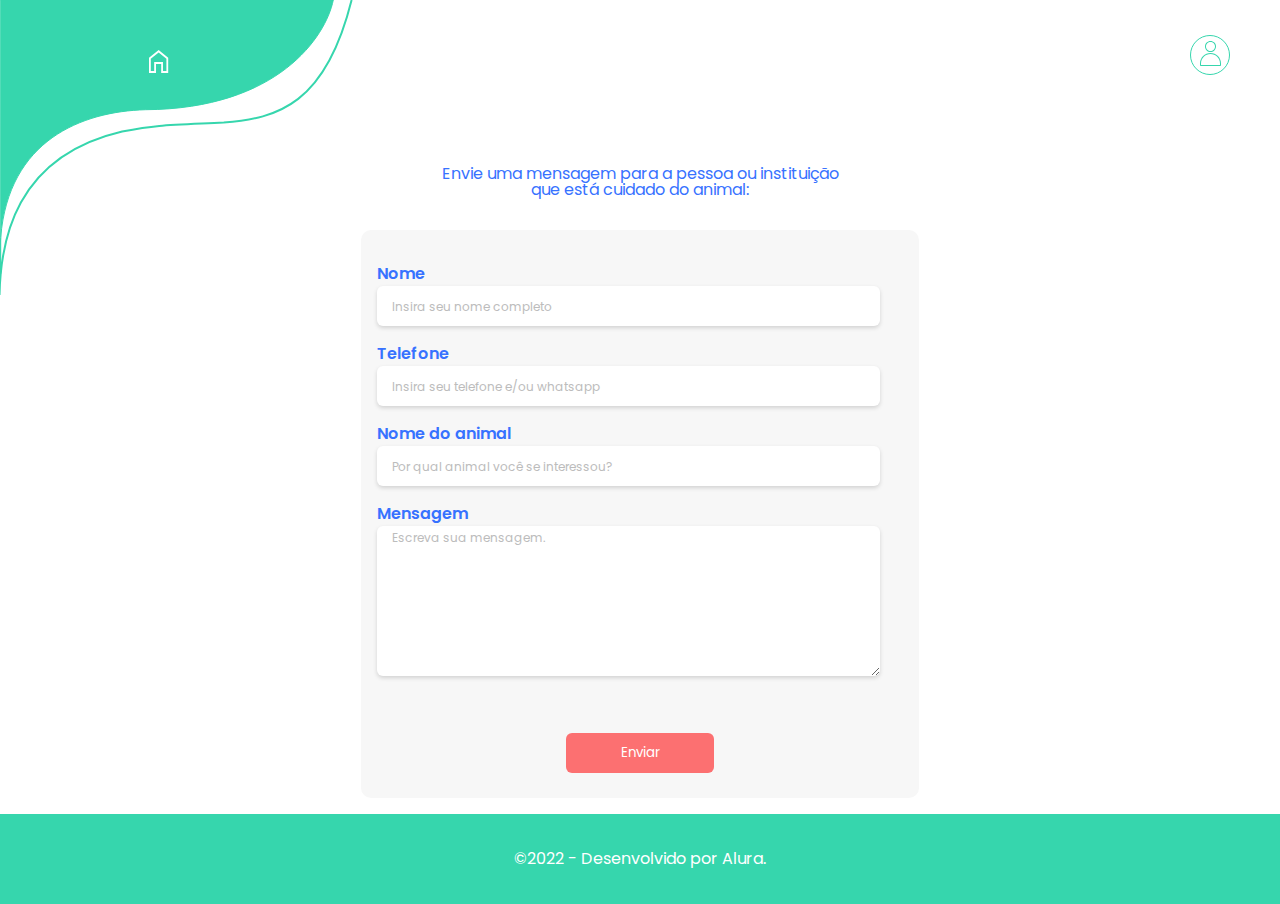
<file: mensagem.html>
<!DOCTYPE html>
<html lang="pt-br">
<head>
  <meta charset="UTF-8">
  <meta http-equiv="X-UA-Compatible" content="IE=edge">
  <meta name="viewport" content="width=device-width, initial-scale=1.0">
  <title>Adopet - Mensagem</title>

  <link rel="stylesheet" href="css/reset.css">
  <link rel="stylesheet" href="css/style.css">

  <link rel="preconnect" href="https://fonts.googleapis.com">
  <link rel="preconnect" href="https://fonts.gstatic.com" crossorigin>
  <link href="https://fonts.googleapis.com/css2?family=IBM+Plex+Sans:wght@200&display=swap" rel="stylesheet">

  <link rel="preconnect" href="https://fonts.googleapis.com">
  <link rel="preconnect" href="https://fonts.gstatic.com" crossorigin>
  <link href="https://fonts.googleapis.com/css2?family=Poppins:wght@400&display=swap" rel="stylesheet">
</head>
<body>
  <header>
    <div class="backgrounds">
      <svg class="bg-left" width="353" height="296" viewBox="0 0 353 296" fill="none" xmlns="http://www.w3.org/2000/svg">
        <path d="M-0.5 295C0.637588 241.391 14.4678 156.602 122.111 131.519C158.266 124.707 166.649 125.231 223.763 122.611C277.733 118.419 325.624 104.377 351.614 0" stroke="#36D6AD" stroke-width="2"/>
        <path d="M333.275 0C326.045 36.2351 278.362 108.906 145.465 109.707C81.6337 111.505 8.52078 140.319 0.709914 237.389V273.517C-0.222722 260.536 -0.185294 248.514 0.709914 237.389V0H333.275Z" fill="#36D6AD" stroke="#36D6AD"/>
      </svg> 
    </div>
     
    <div class="container">
      <nav>
        <ul class="ul-header" >
          <li>
            <a href="home.html">
              <svg width="20" height="23" viewBox="0 0 20 23" fill="none" xmlns="http://www.w3.org/2000/svg">
                <path d="M0 23V7.66667L9.66 0L19.2 7.66667V23H12.18V13.8958H6.99V23H0ZM1.8 21.0833H5.19V11.9792H13.98V21.0833H17.4V8.625L9.66 2.39583L1.8 8.625V21.0833Z" fill="white"/>
              </svg>                
            </a>
          </li>
          <li>
            <a href="mensagem.html">
              <svg width="24" height="19" viewBox="0 0 24 19" fill="none" xmlns="http://www.w3.org/2000/svg">
                <path d="M1.73542 18.8632C1.27264 18.8632 0.867709 18.6864 0.520625 18.3327C0.173542 17.979 0 17.5664 0 17.0948V1.76843C0 1.29685 0.173542 0.884214 0.520625 0.530528C0.867709 0.176843 1.27264 0 1.73542 0H21.4035C21.8663 0 22.2712 0.176843 22.6183 0.530528C22.9654 0.884214 23.1389 1.29685 23.1389 1.76843V17.0948C23.1389 17.5664 22.9654 17.979 22.6183 18.3327C22.2712 18.6864 21.8663 18.8632 21.4035 18.8632H1.73542ZM11.5695 9.96214L1.73542 3.38949V17.0948H21.4035V3.38949L11.5695 9.96214ZM11.5695 8.19372L21.2878 1.76843H1.88004L11.5695 8.19372ZM1.73542 3.38949V1.76843V3.38949V17.0948V3.38949Z" fill="white"/>
              </svg>                
            </a>
          </li>
        </ul>
      </nav>
      <div class="usuario">
        <a class="icon-user" href="perfil.html">
          <svg width="40" height="40" viewBox="0 0 40 40" fill="none" xmlns="http://www.w3.org/2000/svg">
            <circle cx="20" cy="20" r="19.5" fill="white" stroke="#36D6AD"/>
            <path d="M20.5 17C19.0411 17 17.6423 16.4205 16.6109 15.3891C15.5794 14.3577 15 12.9588 15 11.5C15 10.0411 15.5794 8.64228 16.6109 7.61085C17.6423 6.57943 19.0411 6 20.5 6C21.9588 6 23.3577 6.57943 24.3891 7.61085C25.4205 8.64228 26 10.0411 26 11.5C25.9982 12.9583 25.4183 14.356 24.3874 15.3874C23.356 16.4183 21.9583 16.9988 20.5 17ZM20.5 7C19.3063 7 18.1617 7.47428 17.3177 8.31828C16.4737 9.16228 16 10.3068 16 11.5C16 12.6931 16.4743 13.8383 17.3177 14.6817C18.1617 15.5257 19.3063 16 20.5 16C21.6937 16 22.8377 15.5257 23.6817 14.6817C24.5257 13.8377 25 12.6931 25 11.5C24.9988 10.3068 24.524 9.16285 23.6805 8.31942C22.8371 7.47599 21.6931 7.00114 20.5 7Z" fill="#36D6AD"/>
            <path d="M30.2645 31H10.7354C10.3297 30.9994 10.0006 30.6702 10 30.2645V28.5C10 25.7154 11.1063 23.0446 13.0754 21.0754C15.0446 19.1063 17.7154 18 20.5 18C23.2845 18 25.9554 19.1063 27.9245 21.0754C29.8936 23.0446 30.9999 25.7154 30.9999 28.5V30.2645C30.9994 30.6702 30.6702 30.9994 30.2645 31ZM11 30H29.9999V28.5C29.9999 25.9805 28.9994 23.564 27.2177 21.7828C25.4359 20.0011 23.02 19 20.5005 19C17.9811 19 15.5646 20.0011 13.7828 21.7828C12.0011 23.5646 11.0006 25.9805 11.0006 28.5V30H11Z" fill="#36D6AD"/>
            </svg>            
        </a>
      </div>
    </div>
  </header>

  <main class="main-msg">
    <h1>
      Envie uma mensagem para a pessoa ou
      instituição que está cuidado do animal:
    </h1>

    <section class="content-form">
      <form action="">
        <fieldset class="form-msg">
          <label>Nome</label>
          <input type="text" name="name" id="nome-completo" class="input-msg" placeholder="Insira seu nome completo">

          <label for="telefone">Telefone</label>
				  <input type="tel" id="telefone" class="input-msg" required placeholder="Insira seu telefone e/ou whatsapp">

          <label>Nome do animal</label>
          <input type="text" name="name" id="nome-animal" class="input-msg" placeholder="Por qual animal você se interessou?">

          <label for="mensagem">Mensagem</label>
				  <textarea cols="35" rows="10" id="mensagem" class="input-msg" placeholder="Escreva sua mensagem." required></textarea>
        </fieldset>

        <div class="btn-msg">
          <input type="submit" value="Enviar" class="enviar-form">
        </div>
        
      </form>
    </section>

  </main>

  <footer class="container-footer">
    <section>
      <div>
        <p class="copyright">&copy;2022 - Desenvolvido por Alura.</p>
      </div>
    </section>
  </footer>
</body>
</html>
</file>
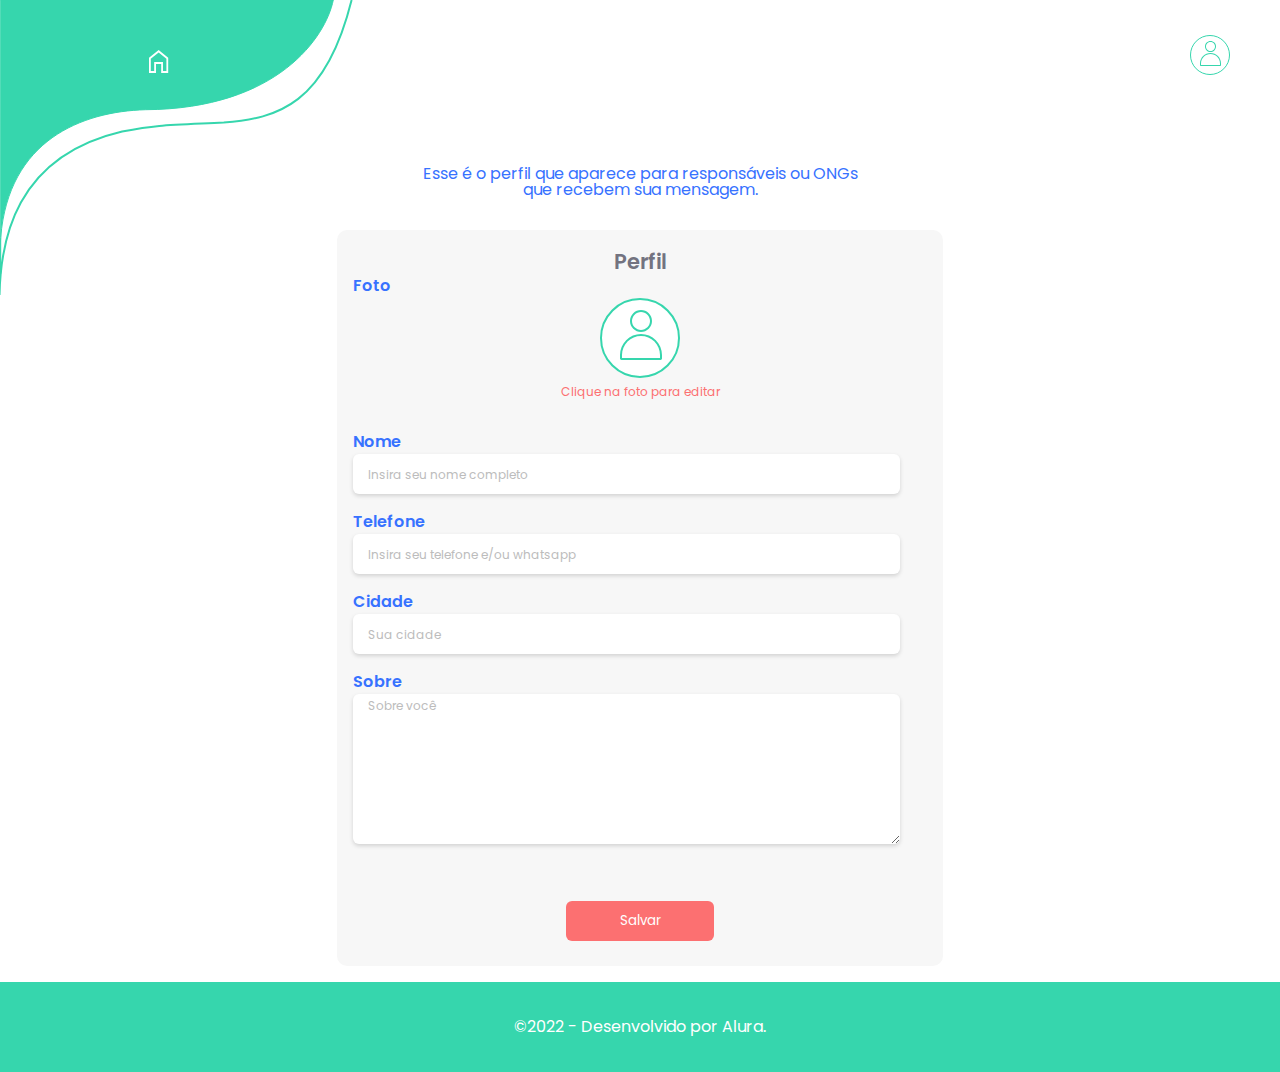
<file: perfil.html>
<!DOCTYPE html>
<html lang="pt-br">
<head>
  <meta charset="UTF-8">
  <meta http-equiv="X-UA-Compatible" content="IE=edge">
  <meta name="viewport" content="width=device-width, initial-scale=1.0">
  <title>Adopet - Perfil</title>

  <link rel="stylesheet" href="css/reset.css">
  <link rel="stylesheet" href="css/style.css">

  <link rel="preconnect" href="https://fonts.googleapis.com">
  <link rel="preconnect" href="https://fonts.gstatic.com" crossorigin>
  <link href="https://fonts.googleapis.com/css2?family=IBM+Plex+Sans:wght@200&display=swap" rel="stylesheet">

  <link rel="preconnect" href="https://fonts.googleapis.com">
  <link rel="preconnect" href="https://fonts.gstatic.com" crossorigin>
  <link href="https://fonts.googleapis.com/css2?family=Poppins:wght@400&display=swap" rel="stylesheet">
</head>
<body>
  <header>
    <div class="backgrounds">
      <svg class="bg-left" width="353" height="296" viewBox="0 0 353 296" fill="none" xmlns="http://www.w3.org/2000/svg">
        <path d="M-0.5 295C0.637588 241.391 14.4678 156.602 122.111 131.519C158.266 124.707 166.649 125.231 223.763 122.611C277.733 118.419 325.624 104.377 351.614 0" stroke="#36D6AD" stroke-width="2"/>
        <path d="M333.275 0C326.045 36.2351 278.362 108.906 145.465 109.707C81.6337 111.505 8.52078 140.319 0.709914 237.389V273.517C-0.222722 260.536 -0.185294 248.514 0.709914 237.389V0H333.275Z" fill="#36D6AD" stroke="#36D6AD"/>
      </svg> 
    </div>
     
    <div class="container">
      <nav>
        <ul class="ul-header" >
          <li>
            <a href="home.html">
              <svg width="20" height="23" viewBox="0 0 20 23" fill="none" xmlns="http://www.w3.org/2000/svg">
                <path d="M0 23V7.66667L9.66 0L19.2 7.66667V23H12.18V13.8958H6.99V23H0ZM1.8 21.0833H5.19V11.9792H13.98V21.0833H17.4V8.625L9.66 2.39583L1.8 8.625V21.0833Z" fill="white"/>
              </svg>                
            </a>
          </li>
          <li>
            <a href="mensagem.html">
              <svg width="24" height="19" viewBox="0 0 24 19" fill="none" xmlns="http://www.w3.org/2000/svg">
                <path d="M1.73542 18.8632C1.27264 18.8632 0.867709 18.6864 0.520625 18.3327C0.173542 17.979 0 17.5664 0 17.0948V1.76843C0 1.29685 0.173542 0.884214 0.520625 0.530528C0.867709 0.176843 1.27264 0 1.73542 0H21.4035C21.8663 0 22.2712 0.176843 22.6183 0.530528C22.9654 0.884214 23.1389 1.29685 23.1389 1.76843V17.0948C23.1389 17.5664 22.9654 17.979 22.6183 18.3327C22.2712 18.6864 21.8663 18.8632 21.4035 18.8632H1.73542ZM11.5695 9.96214L1.73542 3.38949V17.0948H21.4035V3.38949L11.5695 9.96214ZM11.5695 8.19372L21.2878 1.76843H1.88004L11.5695 8.19372ZM1.73542 3.38949V1.76843V3.38949V17.0948V3.38949Z" fill="white"/>
              </svg>                
            </a>
          </li>
        </ul>
      </nav>
      <div class="usuario">
        <a class="icon-user" href="perfil.html">
          <svg width="40" height="40" viewBox="0 0 40 40" fill="none" xmlns="http://www.w3.org/2000/svg">
            <circle cx="20" cy="20" r="19.5" fill="white" stroke="#36D6AD"/>
            <path d="M20.5 17C19.0411 17 17.6423 16.4205 16.6109 15.3891C15.5794 14.3577 15 12.9588 15 11.5C15 10.0411 15.5794 8.64228 16.6109 7.61085C17.6423 6.57943 19.0411 6 20.5 6C21.9588 6 23.3577 6.57943 24.3891 7.61085C25.4205 8.64228 26 10.0411 26 11.5C25.9982 12.9583 25.4183 14.356 24.3874 15.3874C23.356 16.4183 21.9583 16.9988 20.5 17ZM20.5 7C19.3063 7 18.1617 7.47428 17.3177 8.31828C16.4737 9.16228 16 10.3068 16 11.5C16 12.6931 16.4743 13.8383 17.3177 14.6817C18.1617 15.5257 19.3063 16 20.5 16C21.6937 16 22.8377 15.5257 23.6817 14.6817C24.5257 13.8377 25 12.6931 25 11.5C24.9988 10.3068 24.524 9.16285 23.6805 8.31942C22.8371 7.47599 21.6931 7.00114 20.5 7Z" fill="#36D6AD"/>
            <path d="M30.2645 31H10.7354C10.3297 30.9994 10.0006 30.6702 10 30.2645V28.5C10 25.7154 11.1063 23.0446 13.0754 21.0754C15.0446 19.1063 17.7154 18 20.5 18C23.2845 18 25.9554 19.1063 27.9245 21.0754C29.8936 23.0446 30.9999 25.7154 30.9999 28.5V30.2645C30.9994 30.6702 30.6702 30.9994 30.2645 31ZM11 30H29.9999V28.5C29.9999 25.9805 28.9994 23.564 27.2177 21.7828C25.4359 20.0011 23.02 19 20.5005 19C17.9811 19 15.5646 20.0011 13.7828 21.7828C12.0011 23.5646 11.0006 25.9805 11.0006 28.5V30H11Z" fill="#36D6AD"/>
            </svg>            
        </a>
      </div>
    </div>
  </header>

  <main class="main-msg">
    <h1>
      Esse é o perfil que aparece para responsáveis
      ou ONGs que recebem sua mensagem.
    </h1>

    <section class="content-form">
      <h2>Perfil</h2>
      <label class="title-foto">Foto</label>
      <div class="img-perfil">
        <img src="img/icons/Usuário.svg" alt="">
        <p>Clique na foto para editar</p>
      </div>
      <form action="">
        <fieldset class="form-msg">
          <label>Nome</label>
          <input type="text" name="name" id="nome-completo" class="input-msg" placeholder="Insira seu nome completo">

          <label for="telefone">Telefone</label>
				  <input type="tel" id="telefone" class="input-msg" required placeholder="Insira seu telefone e/ou whatsapp">

          <label>Cidade</label>
          <input type="text" name="cidade" id="cidade" class="input-msg" placeholder="Sua cidade">

          <label for="mensagem">Sobre</label>
				  <textarea cols="35" rows="10" id="mensagem" class="input-msg" placeholder="Sobre você" required></textarea>
        </fieldset>

        <div class="btn-msg">
          <input type="submit" value="Salvar" class="enviar-form save-form">
        </div>
        
      </form>
    </section>

  </main>


  <footer class="container-footer">
    <section>
      <div>
        <p class="copyright">&copy;2022 - Desenvolvido por Alura.</p>
      </div>
    </section>
  </footer>
</body>
</html>
</file>
<file: css/style.css>
body{
  background: #FFFFFF;
  display: flex;
  flex-direction: column;
  min-height: 100vh;
}

main{
  flex: 1;
}

/*Header*/
.bg-left{
  position: absolute;
}

.container{
  position: sticky;
}

.ul-header{
  display: flex;
  flex-direction: row;
  justify-content: space-around;

  width: 50vw;
  padding-top: 50px;
}
/* --------- */
/* header cadastro*/
.bg-right{
  position: absolute;
  right: 0;
}

/* --------- */
/* Header Home*/

.icon-user{
position: absolute;
right: 50px;
top: 35px;
}
/* --------- */
/*background*/
.forma-2{
  position: absolute;
  right: 0;
  top: 180px;
}

/* --------- */

/*main*/
.main-index{
  margin: 80px auto;
  display: flex;
  flex-direction: column;
  align-items: center;
  width: 60%;
  color: #FFFFFF;
}
.main-index section{
  padding: 5px 0;
}

.sub-title{
  font-size: 24px;
  font-weight: bold;
  font-family: 'IBM Plex Sans', sans-serif;
}

.paragrafo-index{
  text-align: center;
}

.btn-login, .btn-cadastro{
  width: 180px;
  height: 25px;
  margin: 10px 0;
  padding: 10px 0;

  background: #FC7071;
  border-radius: 6px;
  
  display: flex;
  align-items: center;
  justify-content: center;
  
}

a{

  color: #FFFFFF;
  text-decoration: none;
}
.btn-login:hover, .btn-cadastro:hover{
  background: #FF9D9E;
}
/* --------- */
/*ilustração*/

.ilustracao{
  display: flex;
  justify-content: center;
}
.ilustracao-1{
  position: absolute;
  
  bottom: 10vh;
  height: 270px;
  z-index: -1;
}

/* --------- */
/*Footer*/
.container-footer{
  background: #36D6AD;
  
  bottom: 0;
  width: 100%;
  height: 10vh;
  
  display: flex;
  align-items: center;
  justify-content: center;
}


.copyright{
  color: #FFFFFF;
}
/* --------- */

/* tela cadastro*/

/*main*/

.main-forms{
  margin: 55px auto 0;
  padding: 10px;
  display: flex;
  flex-direction: column;
  align-items: center;
  color: #3772FF;
}
.main-forms section{
  padding: 5px 0;
}
.paragrafo-forms{
  font-size: 14px;
  text-align: center;
}
.logo-azul{
  width: 150px;
}

.form-cadastro{
  color: #737380;
}

.form-cadastro .inputs{
  display: flex;
  flex-direction: column;
  align-items: center;

}
.form-cadastro label{
  margin: 10px 0;
  font-size: 14px;
}

.pass{
  position: relative;
}
.olho{
  position: absolute;
  right: 10px;
  bottom: 10px;
}

.input-padrao{
  background: #F7F7F7;
  box-shadow: 0px 2px 2px rgba(0, 0, 0, 0.15);
  border-radius: 6px;

  width: 250px;
  height: 40px;
  padding: 0 32px;

  border: none;
  
}

.input-padrao::-webkit-input-placeholder{
  opacity: 70%;
  text-align: center;
}

.enviar-form{
  width: 148px;
  height: 40px;
  margin: 25px 0;

  background: #FC7071;
  color: #FFFFFF;

  border-radius: 6px; 
  border: none;

  font-family: 'Poppins', sans-serif;
  transition: 0.2s;
}
.enviar-form:hover{
  background: #FF9D9E;
}

/*---------*/
/*background*/

.ilustracao-2{
  position: absolute;
  left: 0;
  bottom: 60px;
  z-index: -1;
}

/*---------*/

/*main-login*/

.reset-senha{
  color: #FC7071;
  font-size: 12px;
  margin-top: 10px;
  text-decoration: underline;
}


/*---------*/

/*Home*/
.main-home, .main-msg{
  margin: 90px auto 0;

  display: flex;
  flex-direction: column;
  align-items: center;
}
.main-home h1, .main-msg h1{
  text-align: center;
  width: 65%;

  color: #3772FF;
  margin-bottom: 16px;
}


.card-pet{
  background: #F7F7F7;

  width: 360px;
  margin-top: 16px;
  padding: 24px;

  display: flex;
}

.img-pet{
  margin-right: 16px;
}
.content-pet{
  display: flex;
  flex-direction: column;
  width: 50%;
}
.descricao-pet{
  flex: 1;
}

.contato-pet p:nth-child(1){
  font-size: 12px;
}

.contato-pet p:nth-child(2){
  font-size: 10px;
  display: flex;
  align-items: center;
  margin-top: 7px;
  justify-content: space-between;
  width: 80%;
}

.content-pet h2{
  color: #3772FF;
  font-weight: 600;
  margin-bottom: 8px;
  
}

.content-pet p{
  line-height: 20px;
  color:#737380 ;
}


/*---------*/

/*tela mensagem*/

.content-form{
  background: #F7F7F7;
  width: 90%;
 
  margin: 16px 0;
  border-radius: 10px;
  
}
.form-msg{
  
  display: flex;
  flex-direction: column;
  align-items: flex-start;

  padding: 32px 16px;
}

.form-msg label{
  line-height: 24px;
  font-weight: 600;
  
  color: #3772FF;
}

.form-msg input{
  margin-bottom: 16px;
  width: 90%;
  height: 40px;
  padding:0 15px;

  background: #FFFFFF;
  mix-blend-mode: normal;
  box-shadow: 0px 2px 4px rgba(0, 0, 0, 0.15);
  border-radius: 6px;
  border: none;
}

.input-msg::-webkit-input-placeholder{
  color: #BCBCBC;
  font-family: 'Poppins';
  font-style: normal;
  font-weight: 400;
  font-size: 12px;
  line-height: 24px;
}

.form-msg textarea{
  background: #FFFFFF;
  mix-blend-mode: normal;
  box-shadow: 0px 2px 4px rgba(0, 0, 0, 0.15);
  border-radius: 6px;
  border: none;
  width: 90%;
  padding:0 15px;
}

.btn-msg{
  display: flex;
  justify-content: center;
}
/*---------*/

/*perfil*/
.content-form h2{
  font-family: 'Poppins';
  font-style: normal;
  font-weight: 600;
  font-size: 21px;
  line-height: 24px;
  padding-top: 20px;

  color: #737380;

  text-align: center;
}
.content-form .title-foto{
  line-height: 24px;
  font-weight: 600;
  padding: 32px 16px;
  color: #3772FF;
}
.img-perfil{
  display: flex;
  align-items: center;
  flex-direction: column;
}

.img-perfil img{
  width: 80px;
  height: 80px;
  margin-bottom: 8px;
}
.img-perfil p{
  color: #FC7071;
  font-size: 12px;
}
/*---------*/
</file>
<file: css/index.css>
body{
  background: #3772FF;
}
</file>
